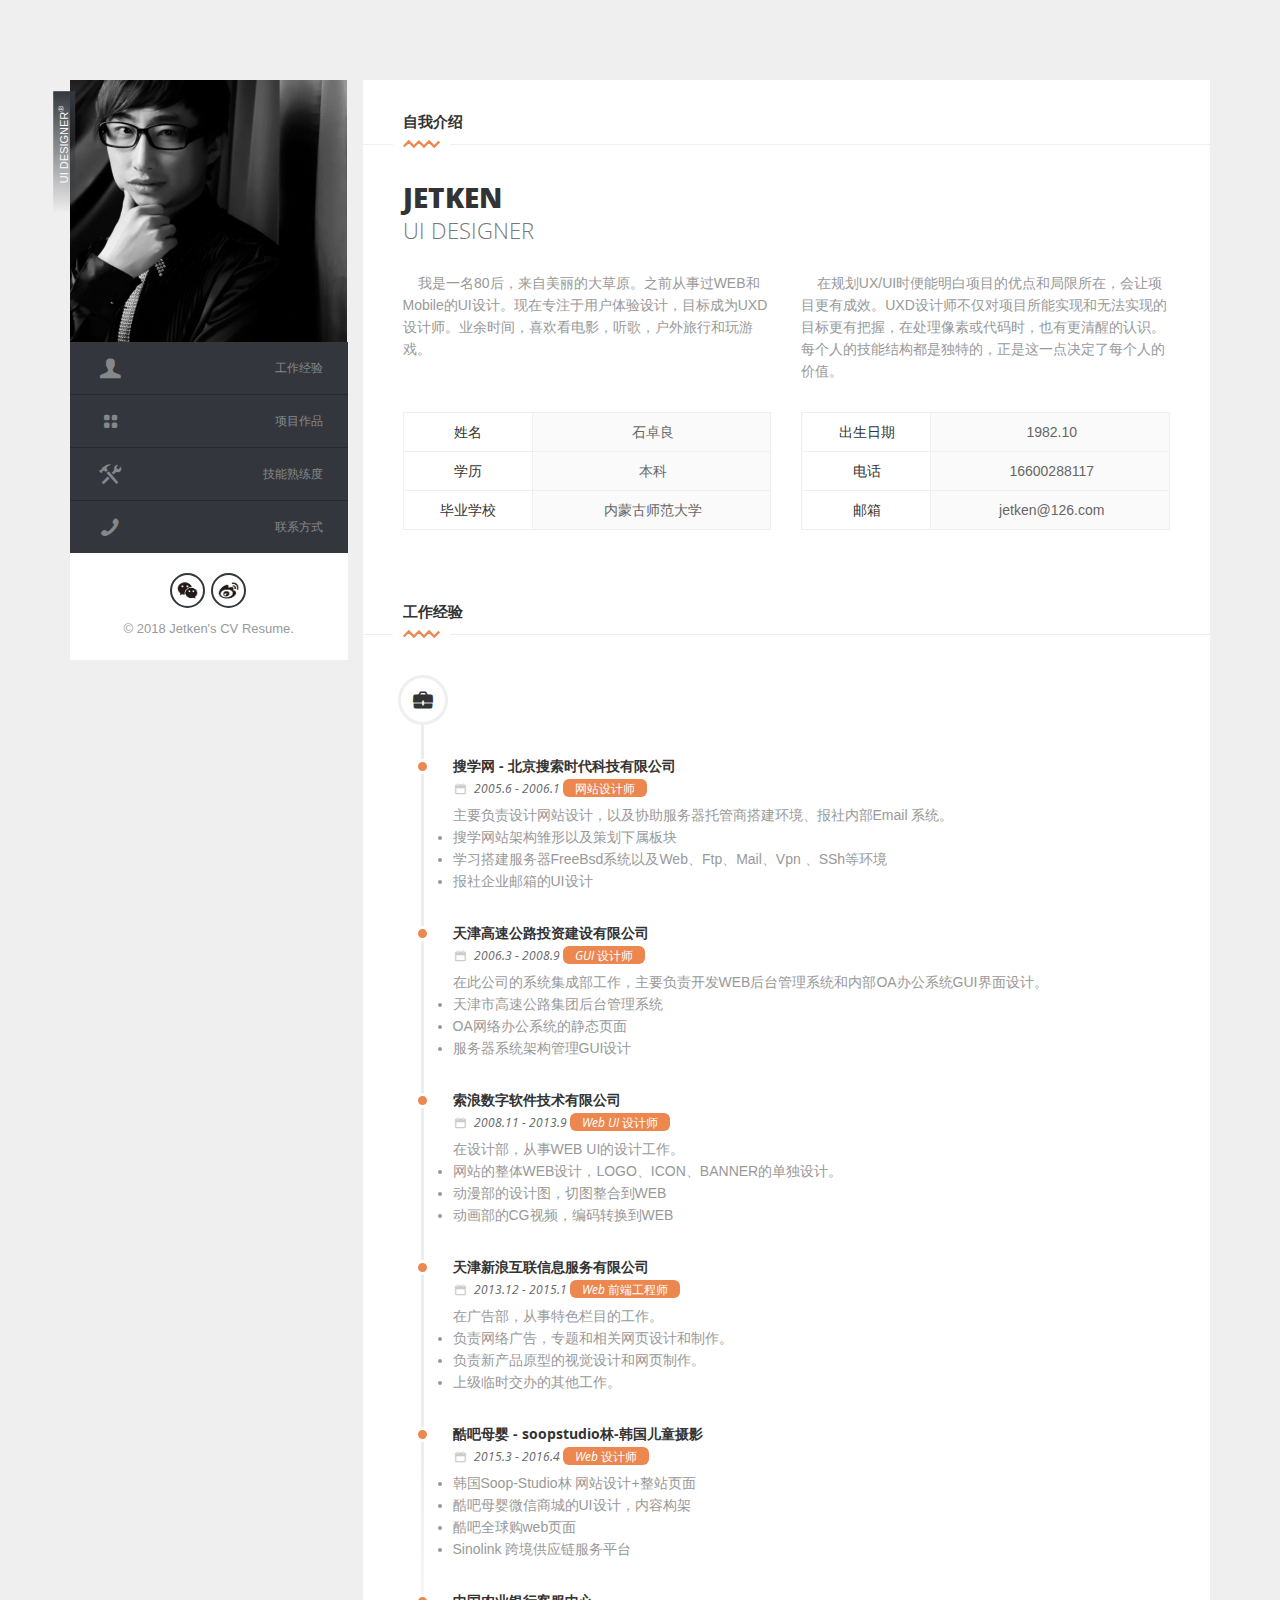
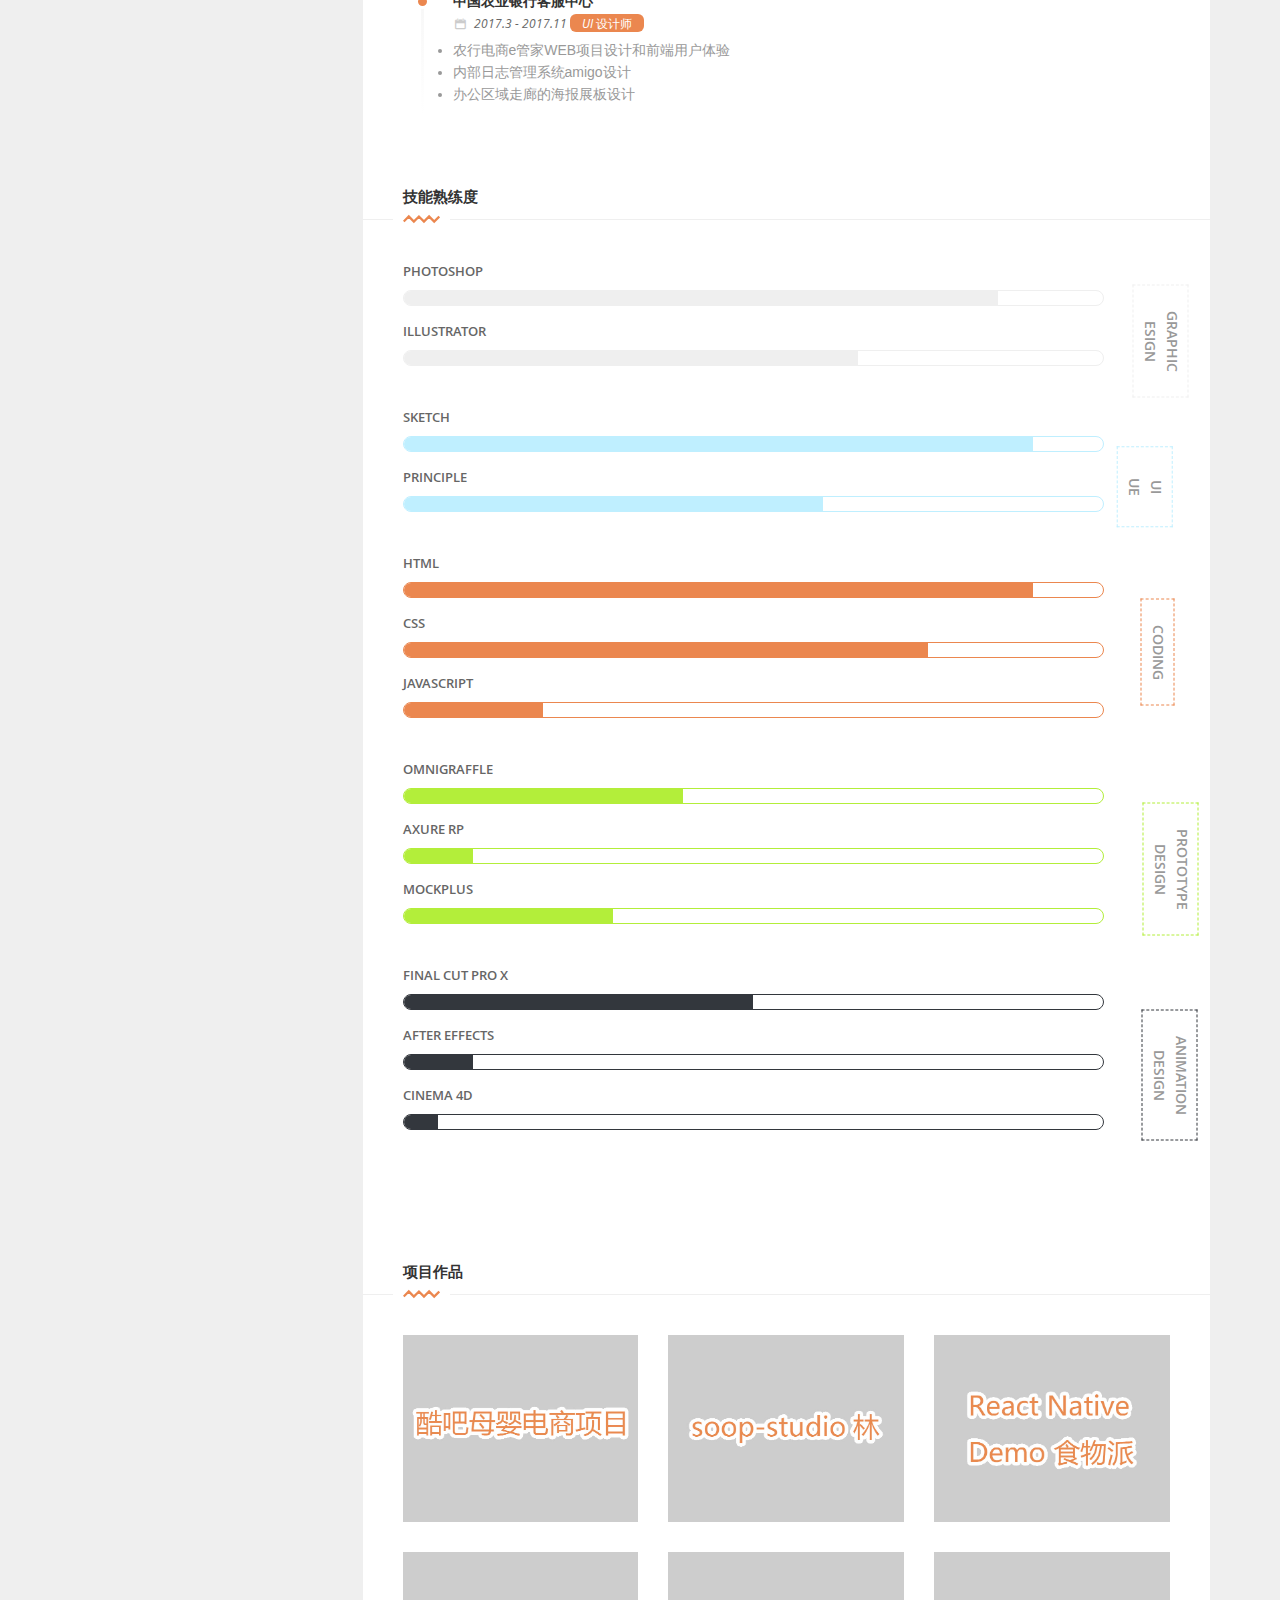
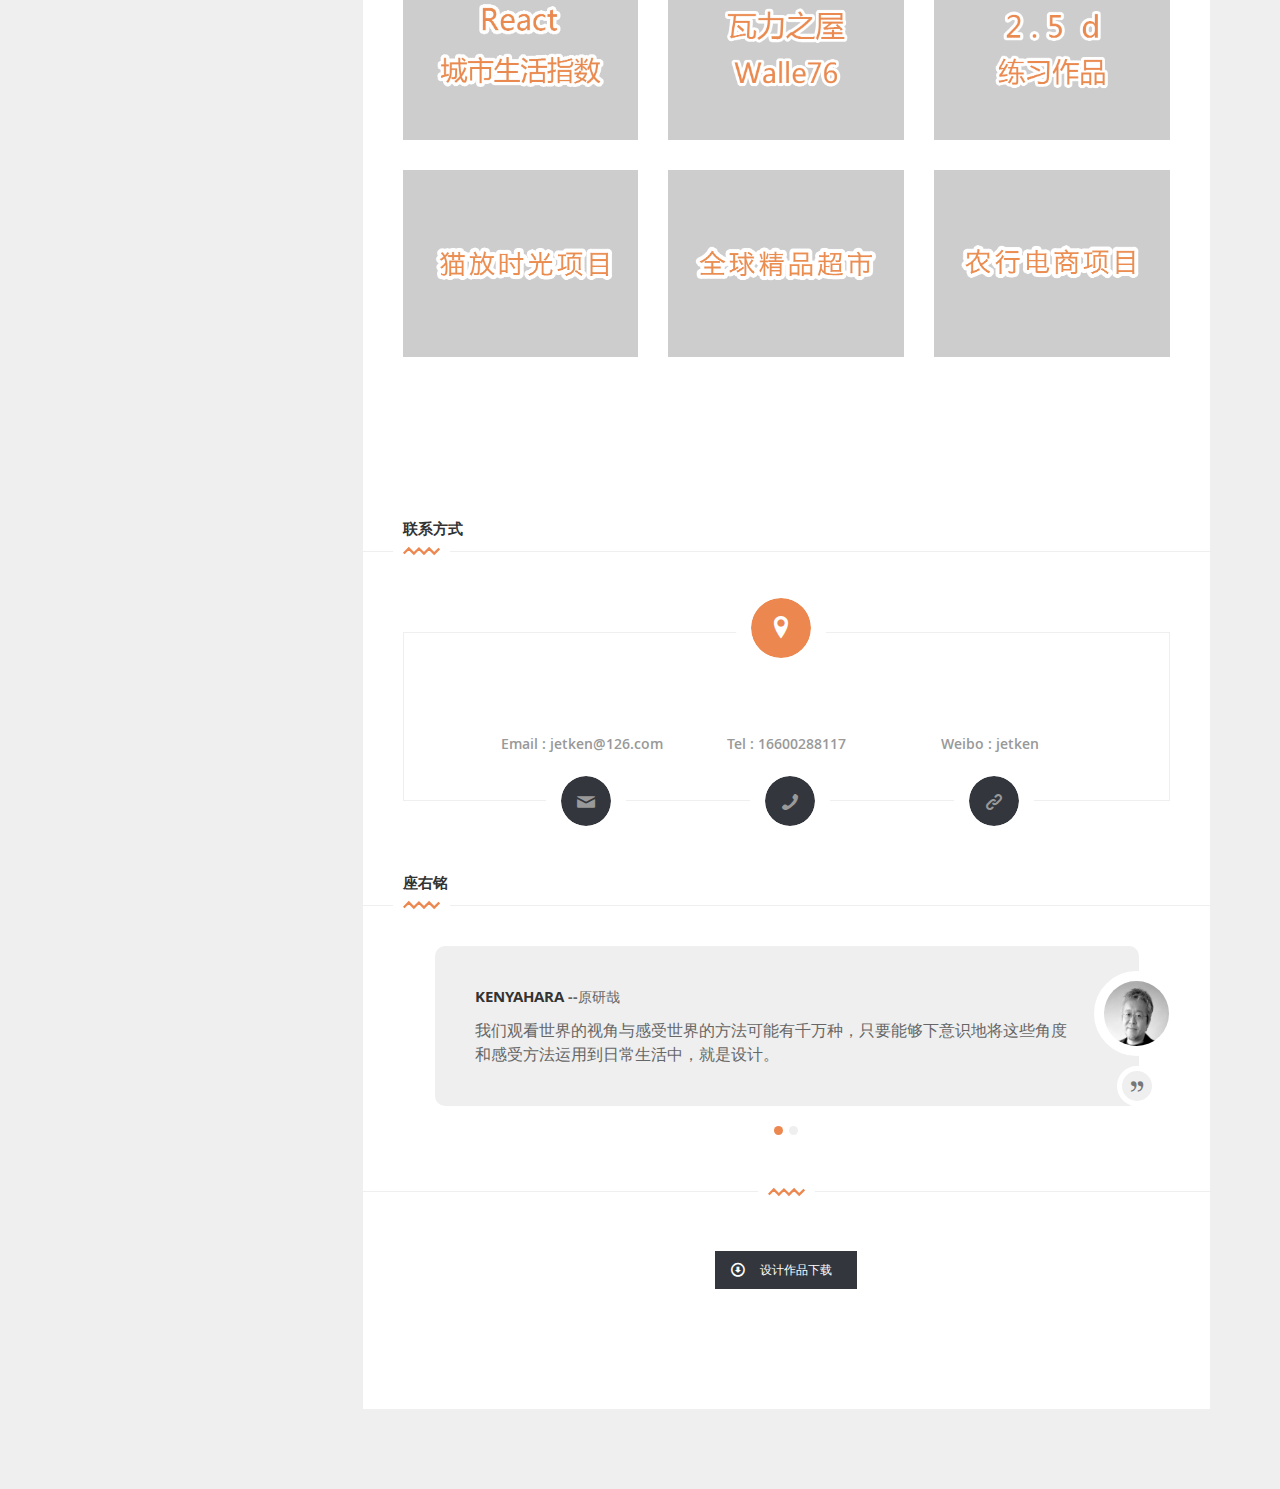
<file: ui/index.html>
<!DOCTYPE html>
<!--[if lt IE 7]>      <html class="no-js lt-ie9 lt-ie8 lt-ie7"> <![endif]-->
<!--[if IE 7]>         <html class="no-js lt-ie9 lt-ie8"> <![endif]-->
<!--[if IE 8]>         <html class="no-js lt-ie9"> <![endif]-->
<!--[if gt IE 8]><!--> 
<html class="no-js"> <!--<![endif]-->
    <head>
	<script type="text/javascript"> 
function showImg(){ 
document.getElementById("wxImg").style.display='block'; 
} 
function hideImg(){ 
document.getElementById("wxImg").style.display='none'; 
} 
</script> 
	
	 <!-- Metas -->
        <meta charset="utf-8">
        <title>JetKen简历</title>
        <meta name="description" content="">
      	<meta name="viewport" content="width=device-width, initial-scale=1">


		<!-- Css -->
        <link href="css/bootstrap.css" rel="stylesheet" type="text/css" media="all"/>
        <link href="css/owl-carousel/owl.carousel.css" rel="stylesheet"  media="all">
		<link href="css/owl-carousel/owl.theme.css" rel="stylesheet"  media="all">
		<link href="css/magnific-popup.css" type="text/css" rel="stylesheet" media="all" />
		<link href="css/font.css" rel="stylesheet" type="text/css"  media="all">
		<link href="css/fontello.css" rel="stylesheet" type="text/css"  media="all">
		<link href="css/base.css" rel="stylesheet" type="text/css" media="all"/>
		<link href="css/main.css" rel="stylesheet" type="text/css" media="all"/>

		<link rel="prefetch" href="https://www.walle76.com/wp-content/uploads/2019/02/walle76-WebVideos.mp4" />





		

    </head>
    <body>
	
	
	
	

<!-- Preloader -->
<div id="loader">
		<!-- Preloader inner -->
  <div id="loaderInner">
	<div class="spinner"></div>
  </div>
<!-- End preloader inner -->
</div>
<!-- End preloader-->


<!--Wrapper-->
<div id="wrapper" class="margLTop  margLBottom">
	
	<!--Container-->
	<div class="container">
		
		
		
		
			<div class="row ">
		
		
		
		
		<!--Left content-->
		
		<div class="col-md-3 nopr left-content">
	
	<!--Header-->
	<header id="header">
		

		
				
					
					<!--Main header-->
					<div class="main-header">
					
					<!--Profile image-->
					<figure class="img-profile">
                        <div id="wxImg" style="display:none;position:absolute;z-index: 9999;"><img src="img/weixin.jpg" alt=""></div>
						<img src="img/profile.jpg" alt=""/>

						
						<figcaption class="name-profile">
							<span>UI Designer<sup>&reg;</sup></span>
						</figcaption>
						
					</figure>
					<!--End profile image-->
					
					
				
							<!--Main navigation-->
								<nav id="main-nav" class="main-nav clearfix tabbed">

								<ul>
									<li ><a href="#about"><i class="icon-user"></i>工作经验</a></li>
									<li><a  href="#portfolio"><i class="icon-layout"></i>项目作品</a></li>
									<li><a  href="#skill"><i class="icon-tools"></i>技能熟练度</a></li>
									<li><a  href="#contact"><i class="icon-phone"></i>联系方式</a></li>
								</ul>

								</nav>
							<!--End main navigation-->
				

				
		
				</div>
				<!--End main header-->
				
				<div class="bottom-header bgWhite ofsTSmall ofsBSmall tCenter">
					<ul class="social">
					<li><a href="javascript:void(0)" onmouseout="hideImg()" onmouseover="showImg()"><img src="img/weixin.png" alt=""></a></li>
					<li><a href="http://weibo.com/207770904" target="_blank"><img src="img/weibo.png" alt=""></i></a></li>
					<!--
					<li><a href="https://jetkensmacpro.github.io/" target="_blank"><img src="img/github.png" alt=""></a></li>
					-->


				</ul>
				
				<p>&copy; 2018 Jetken's CV Resume.</p>
					
				</div>
				
				
				

		</header>
		<!--End  header-->
		
		
		</div>
		<!--End left content-->
		
		
		
			<!--Right content-->
			<div class="col-md-9 right-content">
		


						<!--About Tab-->
					<section id="about" class="bgWhite ofsInBottom">
						
						<!--About -->
						<div class="about">
						
							<!--Main title-->
							
								<div class="main-title">
									<h1><p class="sss">自我介绍</p></h1>
									<div class="divider">
											<div class="zigzag large clearfix "  data-svg-drawing="yes" >
<svg xml:space="preserve" viewBox="0 0 69.172 14.975" width="37" height="28" y="0px" x="0px" xmlns:xlink="http://www.w3.org/1999/xlink" xmlns="http://www.w3.org/2000/svg" version="1.1">
<path d="M1.357,12.26 10.807,2.81 20.328,12.332
	29.781,2.879 39.223,12.321 48.754,2.79 58.286,12.321 67.815,2.793 "  style="stroke-dasharray: 93.9851, 93.9851; stroke-dashoffset: 0;"/>
</svg>
</div>
									</div>
								</div>	
								
							<!--End main title-->
						
						
							
						
						<!--Content-->	
						<div class="content">
							
							<!--Block content-->	
							<div class="block-content margBSmall">
								
							<div class=" profile margBSmall">
                                <h1>JetKen</h1>
                                <h3>UI Designer</h3>
                            </div>

							<!--Row-->	
							<div class="row">
								<div class="col-md-6">
									<p>&nbsp&nbsp&nbsp&nbsp我是一名80后，来自美丽的大草原。之前从事过WEB和Mobile的UI设计。现在专注于用户体验设计，目标成为UXD设计师。业余时间，喜欢看电影，听歌，户外旅行和玩游戏。 </p>
								</div>
								
								
								<div class="col-md-6">
									<p>&nbsp&nbsp&nbsp&nbsp在规划UX/UI时便能明白项目的优点和局限所在，会让项目更有成效。UXD设计师不仅对项目所能实现和无法实现的目标更有把握，在处理像素或代码时，也有更清醒的认识。每个人的技能结构都是独特的，正是这一点决定了每个人的价值。</p>
								</div>
							

							</div>
							<!--End row-->	
							
							</div>
							<!--End block content-->	
							
							
							
							<!--Block content-->	
							<div class="block-content">
								
								<div class="info">
	                               
									<!--Row-->	
									<div class="row">
										<div class="col-md-6">
											
											<ul class="info-list clearfix">
												<li><span class="inf">姓名</span>  <span class="value">石卓良</span></li>
												<li><span class="inf">学历</span>  <span class="value"> 本科 </span></li>
												<li><span class="inf">毕业学校</span>  <span class="value"> 内蒙古师范大学</span></li>
											</ul>
											
										</div>


										<div class="col-md-6">
										
											<ul class="info-list">
												<li><span class="inf">出生日期</span>  <span class="value">1982.10</span></li>
												<li><span class="inf">电话</span>  <span class="value"> 16600288117</span></li>
												<li><span class="inf">邮箱</span>  <span class="value"> jetken@126.com</span></li>
											</ul>
											
										</div>


									</div>
									<!--End row-->
	
	                            </div>

                            </div>
							<!--End block content-->
							
						
						</div>
						<!--End content-->
						
						
						
						<div class="main-title">
									<h1><p class="sss">工作经验</p></h1>
										<div class="divider">
												<div class="zigzag large clearfix "  data-svg-drawing="yes" >
	<svg xml:space="preserve" viewBox="0 0 69.172 14.975" width="37" height="28" y="0px" x="0px" xmlns:xlink="http://www.w3.org/1999/xlink" xmlns="http://www.w3.org/2000/svg" version="1.1">
	<path d="M1.357,12.26 10.807,2.81 20.328,12.332
		29.781,2.879 39.223,12.321 48.754,2.79 58.286,12.321 67.815,2.793 "  style="stroke-dasharray: 93.9851, 93.9851; stroke-dashoffset: 0;"/>
	</svg>
	</div>
	</div>
								</div>	
								
							<!--End main title-->
								
								
								
								
								
								
								<!--Content-->	
								<div class="content">

									<!--Block content-->	
									<div class="block-content ">


									<!--Timeline-->
									<div class="timeline experience">


		                               	<!--Row-->	
										<div class="row ">
											
											
											<div class="col-md-12">
												
												
												<!--Experience holder-->	
												<div class="exp-holder margTop">
													
													
												<!--Experience-->
												<div class="exp">
												<div class="hgroup" >
													<h4><p class="sss">搜学网 - 北京搜索时代科技有限公司</p></h4>
													<h6><i class="icon-calendar"></i>2005.6 - 2006.1 <span class="current">网站设计师</span></h6>
												</div>
												<p>主要负责设计网站设计，以及协助服务器托管商搭建环境、报社内部Email 系统。
												<li>搜学网站架构雏形以及策划下属板块</li>
												<li>学习搭建服务器FreeBsd系统以及Web、Ftp、Mail、Vpn 、SSh等环境</li>
												<li>报社企业邮箱的UI设计</li></p>
												</div>
												<!--End experience-->
												
												
												
												<!--Experience-->
												<div class="exp">
												<div class="hgroup" >
													<h4><p class="sss">天津高速公路投资建设有限公司</p></h4>
													<h6><i class="icon-calendar"></i>2006.3 - 2008.9 <span class="current">GUI 设计师</span></h6>
												</div>
													<p>在此公司的系统集成部工作，主要负责开发WEB后台管理系统和内部OA办公系统GUI界面设计。
													<li>天津市高速公路集团后台管理系统</li>
													<li>OA网络办公系统的静态页面</li>
													<li>服务器系统架构管理GUI设计</li>
												</div>
												<!--End experience-->
												
												
												
													<!--Experience-->
													<div class="exp">
													<div class="hgroup" >
														<h4><p class="sss">索浪数字软件技术有限公司</p></h4>
														<h6><i class="icon-calendar"></i>2008.11 - 2013.9 <span class="current">Web UI 设计师</span></h6>
													</div>
													<p>在设计部，从事WEB UI的设计工作。
													<li>网站的整体WEB设计，LOGO、ICON、BANNER的单独设计。</li>
													<li>动漫部的设计图，切图整合到WEB</li>
													<li>动画部的CG视频，编码转换到WEB</li></p>
													</div>
													<!--End experience-->
												    

												    <div class="exp">
													<div class="hgroup" >
														<h4><p class="sss">天津新浪互联信息服务有限公司</p></h4>
														<h6><i class="icon-calendar"></i>2013.12 - 2015.1 <span class="current">Web 前端工程师</span></h6>
													</div>
													<p>在广告部，从事特色栏目的工作。
													<li>负责网络广告，专题和相关网页设计和制作。</li>
													<li>负责新产品原型的视觉设计和网页制作。</li>
													<li>上级临时交办的其他工作。</li></p>
													</div>


													<div class="exp">
													<div class="hgroup" >
														<h4><p class="sss">酷吧母婴 - soopstudio林-韩国儿童摄影</p></h4>
														<h6><i class="icon-calendar"></i>2015.3 - 2016.4 <span class="current">Web 设计师</span></h6>
													</div>
													<p> 
													<li>韩国Soop-Studio林 网站设计+整站页面</li>
													<li>酷吧母婴微信商城的UI设计，内容构架</li>
													<li>酷吧全球购web页面</li>
													<li>Sinolink 跨境供应链服务平台</li></p>
													</div>



													<div class="exp">
													<div class="hgroup" >
														<h4><p class="sss">中国农业银行客服中心</p></h4>
														<h6><i class="icon-calendar"></i>2017.3 - 2017.11 <span class="current">UI 设计师</span></h6>
													</div>
													<p> 
													<li>农行电商e管家WEB项目设计和前端用户体验</li>
													<li>内部日志管理系统amigo设计</li>
													<li>办公区域走廊的海报展板设计</li>
													</p>
													</div>


												
												</div>
												<!--End experience holder-->
											</div>
											
										
										</div>
										<!--End row-->

		                            </div>
									<!--End timeline-->

									</div>
									<!--End block content-->


						</div>
						<!--End content-->
						
						
						
						
						
						
							
							<!--Main title-->
							
								

							<section id="skill" class="bgWhite ofsInBottom">
								<!--Main title-->

									<div class="main-title">
										<h1><p class="sss">技能熟练度</p></h1>
										<div class="divider">
												<div class="zigzag large clearfix "  data-svg-drawing="yes" >
	<svg xml:space="preserve" viewBox="0 0 69.172 14.975" width="37" height="28" y="0px" x="0px" xmlns:xlink="http://www.w3.org/1999/xlink" xmlns="http://www.w3.org/2000/svg" version="1.1">
	<path d="M1.357,12.26 10.807,2.81 20.328,12.332
		29.781,2.879 39.223,12.321 48.754,2.79 58.286,12.321 67.815,2.793 "  style="stroke-dasharray: 93.9851, 93.9851; stroke-dashoffset: 0;"/>
	</svg>
	</div>
	
	
	</div>
										
										
										
									</div>	

								<!--End main title-->
							
							
							
							
							
							<!--Content-->	
							<div class="content">

								<!--Block content-->	
								<div class="block-content margBMedium">
									
									
								<!--Skill design-->
								<div class=" skill des">
									
									
	                               	<!--Row-->	
									<div class="row ">
										
										<div class="vc">
										
										<div class="col-md-11">
											
											<ul class="skills-list clearfix">
											<li>
												<h4>Photoshop</h4>
												<div class="progress">
												<div class="percentage">
												85%
												</div>
												</div>
											</li>
											<li>
												<h4>Illustrator</h4>
													<div class="progress">
													<div class="percentage">
													65%
													</div>
													</div>
											</li>
			
										</ul>
											
										</div>
										
										
										<div class="col-md-1">
											<div class="title des">
												<span>Graphic esign</span>
											</div>
										</div>
										
										</div>
										
									</div>
									<!--End row-->
	
	                            </div>
								<!--End skill design-->

								</div>
								<!--End block content-->	





								<!--Block content-->	
								<div class="block-content margBMedium">
									
									
								<!--Skill design-->
								<div class=" skill ide">
									
									
	                               	<!--Row-->	
									<div class="row ">
										
										<div class="vc">
										
										<div class="col-md-11">
											
											<ul class="skills-list clearfix">
											
											<li>
												<h4>Sketch</h4>
													<div class="progress">
													<div class="percentage">
													90%
													</div>
													</div>
											</li>
											<li>
												<h4>Principle</h4>
													<div class="progress">
													<div class="percentage">
													60%
													</div>
													</div>
											</li>
									

										</ul>
											
										</div>
										
										
										<div class="col-md-1">
											<div class="title ide">
												<span>UI UE</span>
											</div>
										</div>
										
										</div>
										
									</div>
									<!--End row-->
	
	                            </div>
								<!--End skill design-->

								</div>
								<!--End block content-->
								
								
								
									<!--Block content-->	
									<div class="block-content margBMedium">


									<!--Skill design-->
									<div class=" skill dev">


		                               	<!--Row-->	
										<div class="row">
											
											<div class="vc">

											<div class="col-md-11">

												<ul class="skills-list clearfix">
												<li>
													<h4>Html</h4>
													<div class="progress">
													<div class="percentage">
													90%
													</div>
													</div>
												</li>
												<li>
													<h4>Css</h4>
														<div class="progress">
														<div class="percentage">
														75%
														</div>
														</div>
												</li>
												

												<li>
													<h4>Javascript</h4>
														<div class="progress">
														<div class="percentage">
														20%
														</div>
														</div>
												</li>


											</ul>

											</div>


											<div class="col-md-1">
												<div class="title dev">
													<span>Coding </span>
												</div>
											</div>
											
											</div>

										</div>
										<!--End row-->

		                            </div>
									<!--End skill design-->

									</div>
									<!--End block content-->




									<!--Block content-->	
									<div class="block-content margBMedium">


									<!--Skill design-->
									<div class=" skill fra">


		                               	<!--Row-->	
										<div class="row">
											
											<div class="vc">

											<div class="col-md-11">

												<ul class="skills-list clearfix">
												<li>
													<h4>OmniGraffle</h4>
													<div class="progress">
													<div class="percentage">
													40%
													</div>
													</div>
												</li>
												<li>
													<h4>Axure RP</h4>
														<div class="progress">
														<div class="percentage">
														10%
														</div>
														</div>
												</li>
												<li>
													<h4>Mockplus</h4>
														<div class="progress">
														<div class="percentage">
														30%
														</div>
														</div>
												</li>

												




											</ul>

											</div>


											<div class="col-md-1">
												<div class="title fra">
													<span>Prototype Design</span>
												</div>
											</div>
											
											</div>

										</div>
										<!--End row-->

		                            </div>
									<!--End skill design-->

									</div>
									<!--End block content-->




										<!--Block content-->	
										<div class="block-content">


										<!--Skill design-->
										<div class=" skill prs">


			                               	<!--Row-->	
											<div class="row ">
												
												<div class="vc">

												<div class="col-md-11">

													<ul class="skills-list clearfix">
													<li>
														<h4>Final Cut Pro X</h4>
														<div class="progress">
														<div class="percentage">
														50%
														</div>
														</div>
													</li>
													<li>
														<h4>After Effects</h4>
															<div class="progress">
															<div class="percentage">
															10%
															</div>
															</div>
													</li>
													<li>
														<h4>CINEMA 4D</h4>
															<div class="progress">
															<div class="percentage">
															5%
															</div>
															</div>
													</li>
													
													

												</ul>

												</div>


												<div class="col-md-1">
													<div class="title prs">
														<span>Animation Design</span>
													</div>
												</div>
												
												
												</div>
											</div>
											<!--End row-->

			                            </div>
										<!--End skill design-->

										</div>
										<!--End block content-->
									


							
							</div>
							<!--End content-->
							
							</section>
							
							
							
							<!--Main title-->
							
								
							<!--End content-->
							
							
							<!--Main title-->
							
								
						
						<!--Portfolio Tab-->
							<section id="portfolio" class="bgWhite ofsInBottom">

								<!--Portfolio -->
								<div class="portfolio">

									<!--Main title-->

										<div class="main-title">
											<h1><p class="sss">项目作品</p></h1>
												<div class="divider">
														<div class="zigzag large clearfix "  data-svg-drawing="yes" >
			<svg xml:space="preserve" viewBox="0 0 69.172 14.975" width="37" height="28" y="0px" x="0px" xmlns:xlink="http://www.w3.org/1999/xlink" xmlns="http://www.w3.org/2000/svg" version="1.1">
			<path d="M1.357,12.26 10.807,2.81 20.328,12.332
				29.781,2.879 39.223,12.321 48.754,2.79 58.286,12.321 67.815,2.793 "  style="stroke-dasharray: 93.9851, 93.9851; stroke-dashoffset: 0;"/>
			</svg>
			</div>
			</div>
										</div>	

									<!--End main title-->




								<!--Content-->	
								<div class="content">

									<!--Block content-->	
									<div class="block-content ">

									<!--Works-->
									<div class="works">
										
										
	
									
									<!--Row-->	
									<div class="row">
										
										<ul class="work">
										
										
										<li class="col-md-4 ">
											
											<!--Item-->	
											<div class="item web">
											<a  href="project_single1.html" target="_blank">
												<div class="desc">
												<h3 class="proj-desc">点击进入
												<span class="zigzag work clearfix "  data-svg-drawing="yes" >
	<svg xml:space="preserve" viewBox="0 0 69.172 14.975" width="25" height="10" y="0px" x="0px" xmlns:xlink="http://www.w3.org/1999/xlink" xmlns="http://www.w3.org/2000/svg" version="1.1">
	<path d="M1.357,12.26 10.807,2.81 20.328,12.332
		29.781,2.879 39.223,12.321 48.754,2.79 58.286,12.321 67.815,2.793 "  style="stroke-dasharray: 93.9851, 93.9851; stroke-dashoffset: 0;"/>
	</svg>
</span>

												
												 <span>为了保证图片分辨率，请您耐心等待。</span></h3>
												</div>
												
												<img alt="" src="img/portfolio/1.jpg">
											</a>

										</div>
										<!--End item-->	
										
										</li>
										
									
										
										<li class="col-md-4" >

											<!--Item-->	
											<div class="item web">
											<a  href="project_single2.html" target="_blank">
												<div class="desc">
												<h3 class="proj-desc">点击进入
												<span class="zigzag work clearfix "  data-svg-drawing="yes" >
	<svg xml:space="preserve" viewBox="0 0 69.172 14.975" width="25" height="10" y="0px" x="0px" xmlns:xlink="http://www.w3.org/1999/xlink" xmlns="http://www.w3.org/2000/svg" version="1.1">
	<path d="M1.357,12.26 10.807,2.81 20.328,12.332
		29.781,2.879 39.223,12.321 48.754,2.79 58.286,12.321 67.815,2.793 "  style="stroke-dasharray: 93.9851, 93.9851; stroke-dashoffset: 0;"/>
	</svg>
</span>

												
												 <span>为了保证图片分辨率，请您耐心等待。</span></h3>
												</div>

												<img alt="" src="img/portfolio/2.jpg">
											</a>

										</div>
										<!--End item-->	

										</li>
										
										
										<li class="col-md-4" >

											<!--Item-->	
											<div class="item graphic">
											<a  href="project_single3.html" target="_blank">
												<div class="desc">
												<h3 class="proj-desc">点击进入 
	<span class="zigzag work clearfix "  data-svg-drawing="yes" >
	<svg xml:space="preserve" viewBox="0 0 69.172 14.975" width="25" height="10" y="0px" x="0px" xmlns:xlink="http://www.w3.org/1999/xlink" xmlns="http://www.w3.org/2000/svg" version="1.1">
	<path d="M1.357,12.26 10.807,2.81 20.328,12.332
		29.781,2.879 39.223,12.321 48.754,2.79 58.286,12.321 67.815,2.793 "  style="stroke-dasharray: 93.9851, 93.9851; stroke-dashoffset: 0;"/>
	</svg>
</span>
												<span>为了保证图片分辨率，请您耐心等待。</span></h3>
												</div>

												<img alt="" src="img/portfolio/3.jpg">
												
											</a>

										</div>
										<!--End item-->	

										</li>
										


										
										
										<li class="col-md-4">

											<!--Item-->	
											<div class="item web">
											<a  href="project_single4.html" target="_blank">
												<div class="desc">
												<h3 class="proj-desc">点击进入
												<span class="zigzag work clearfix "  data-svg-drawing="yes" >
	<svg xml:space="preserve" viewBox="0 0 69.172 14.975" width="25" height="10" y="0px" x="0px" xmlns:xlink="http://www.w3.org/1999/xlink" xmlns="http://www.w3.org/2000/svg" version="1.1">
	<path d="M1.357,12.26 10.807,2.81 20.328,12.332
		29.781,2.879 39.223,12.321 48.754,2.79 58.286,12.321 67.815,2.793 "  style="stroke-dasharray: 93.9851, 93.9851; stroke-dashoffset: 0;"/>
	</svg>
</span>

												
												 <span>为了保证图片分辨率，请您耐心等待。</span></h3>
												</div>

												<img alt="" src="img/portfolio/4.jpg">
											</a>

										</div>
										<!--End item-->	

										</li>


										
										<li class="col-md-4">

											<!--Item-->	
											<div class="item graphic">
											<a  href="project_single5.html" target="_blank">
												<div class="desc">
												<h3 class="proj-desc">点击进入
												<span class="zigzag work clearfix "  data-svg-drawing="yes" >
	<svg xml:space="preserve" viewBox="0 0 69.172 14.975" width="25" height="10" y="0px" x="0px" xmlns:xlink="http://www.w3.org/1999/xlink" xmlns="http://www.w3.org/2000/svg" version="1.1">
	<path d="M1.357,12.26 10.807,2.81 20.328,12.332
		29.781,2.879 39.223,12.321 48.754,2.79 58.286,12.321 67.815,2.793 "  style="stroke-dasharray: 93.9851, 93.9851; stroke-dashoffset: 0;"/>
	</svg>
</span>

												
												 <span>为了保证图片分辨率，请您耐心等待。</span></h3>
												</div>

												<img alt="" src="img/portfolio/5.jpg">
											</a>

										</div>
										<!--End item-->	

										</li>


										<li class="col-md-4">

											<!--Item-->	
											<div class="item web">
											<a  href="project_single6.html" target="_blank">
												<div class="desc">
												<h3 class="proj-desc">点击进入
												
												<span class="zigzag work clearfix "  data-svg-drawing="yes" >
	<svg xml:space="preserve" viewBox="0 0 69.172 14.975" width="25" height="10" y="0px" x="0px" xmlns:xlink="http://www.w3.org/1999/xlink" xmlns="http://www.w3.org/2000/svg" version="1.1">
	<path d="M1.357,12.26 10.807,2.81 20.328,12.332
		29.781,2.879 39.223,12.321 48.754,2.79 58.286,12.321 67.815,2.793 "  style="stroke-dasharray: 93.9851, 93.9851; stroke-dashoffset: 0;"/>
	</svg>
</span>

												
												 <span>为了保证图片分辨率，请您耐心等待。</span></h3>
												</div>

												<img alt="" src="img/portfolio/6.jpg">
											</a>

										</div>
										<!--End item-->	

										</li>



										<li class="col-md-4">

											<!--Item-->	
											<div class="item web">
											<a  href="project_single7.html" target="_blank">
												<div class="desc">
												<h3 class="proj-desc">点击进入
												
												<span class="zigzag work clearfix "  data-svg-drawing="yes" >
	<svg xml:space="preserve" viewBox="0 0 69.172 14.975" width="25" height="10" y="0px" x="0px" xmlns:xlink="http://www.w3.org/1999/xlink" xmlns="http://www.w3.org/2000/svg" version="1.1">
	<path d="M1.357,12.26 10.807,2.81 20.328,12.332
		29.781,2.879 39.223,12.321 48.754,2.79 58.286,12.321 67.815,2.793 "  style="stroke-dasharray: 93.9851, 93.9851; stroke-dashoffset: 0;"/>
	</svg>
</span>

												
												 <span>为了保证图片分辨率，请您耐心等待。</span></h3>
												</div>

												<img alt="" src="img/portfolio/7.jpg">
											</a>

										</div>
										<!--End item-->	

										</li>



										<li class="col-md-4">

											<!--Item-->	
											<div class="item web">
											<a  href="project_single8.html" target="_blank">
												<div class="desc">
												<h3 class="proj-desc">点击进入
												
												<span class="zigzag work clearfix "  data-svg-drawing="yes" >
	<svg xml:space="preserve" viewBox="0 0 69.172 14.975" width="25" height="10" y="0px" x="0px" xmlns:xlink="http://www.w3.org/1999/xlink" xmlns="http://www.w3.org/2000/svg" version="1.1">
	<path d="M1.357,12.26 10.807,2.81 20.328,12.332
		29.781,2.879 39.223,12.321 48.754,2.79 58.286,12.321 67.815,2.793 "  style="stroke-dasharray: 93.9851, 93.9851; stroke-dashoffset: 0;"/>
	</svg>
</span>

												
												 <span>为了保证图片分辨率，请您耐心等待。</span></h3>
												</div>

												<img alt="" src="img/portfolio/8.jpg">
											</a>

										</div>
										<!--End item-->	

										</li>
										

										<li class="col-md-4">

											<!--Item-->	
											<div class="item web">
											<a  href="project_single9.html" target="_blank">
												<div class="desc">
												<h3 class="proj-desc">点击进入
												
												<span class="zigzag work clearfix "  data-svg-drawing="yes" >
	<svg xml:space="preserve" viewBox="0 0 69.172 14.975" width="25" height="10" y="0px" x="0px" xmlns:xlink="http://www.w3.org/1999/xlink" xmlns="http://www.w3.org/2000/svg" version="1.1">
	<path d="M1.357,12.26 10.807,2.81 20.328,12.332
		29.781,2.879 39.223,12.321 48.754,2.79 58.286,12.321 67.815,2.793 "  style="stroke-dasharray: 93.9851, 93.9851; stroke-dashoffset: 0;"/>
	</svg>
</span>

												
												 <span>为了保证图片分辨率，请您耐心等待。</span></h3>
												</div>

												<img alt="" src="img/portfolio/9.jpg">
											</a>

										</div>
										<!--End item-->	

										</li>
	
										
										
										</ul>
										
										</div>
										<!--End row-->


		                            </div>
									<!--End works-->
									
									<div class="clearfix"></div>

									</div>
									<!--End block content-->
									
									
									
									</div>
									<!--End content-->
									
	
						
										</div>
										<!--End portfolio-->

									</section>
										<!--End portfolio tab-->
						
						
			



											<!--Contact Tab-->
										<section id="contact" class="bgWhite ofsInBottom">

											

											
												<!--Main title-->

													<div class="main-title">
														<h1><p class="sss">联系方式</p></h1>
															<div class="divider">
																	<div class="zigzag large clearfix "  data-svg-drawing="yes" >
						<svg xml:space="preserve" viewBox="0 0 69.172 14.975" width="37" height="28" y="0px" x="0px" xmlns:xlink="http://www.w3.org/1999/xlink" xmlns="http://www.w3.org/2000/svg" version="1.1">
						<path d="M1.357,12.26 10.807,2.81 20.328,12.332
							29.781,2.879 39.223,12.321 48.754,2.79 58.286,12.321 67.815,2.793 "  style="stroke-dasharray: 93.9851, 93.9851; stroke-dashoffset: 0;"/>
						</svg>
						</div>
						</div>
													</div>	

												<!--End main title-->
												
												
												
												
										<!--Content-->	
										<div class="content">

											<!--Block content-->	
											<div class="block-content ">

											<!--Info-->
											<div class="block-info">
												
												<!--Row-->
												<div class="row">

												<div class="col-md-12">

													<div class="info-holder   margTMedium">

													<!--Address info-->	
													<div class="address-info">
													<i class="icon-location"></i>
													<p></p>
													<!--<p>天津市西青区南站圈 <br>摩卡假日</p>-->
													</div>
													<!--End address info-->


													<!--Contact info-->
													<div class="contact-info tCenter">
													<ul>
														<li><div class="ico"><a href="mailto:jetken@126.com"><i class="icon-mail"></i></a></div>
														<p>Email : jetken@126.com </p></li>
														<li><div class="ico"><a href="tel:16600288117"><i class="icon-phone"></i></a></div>
														<p>Tel : 16600288117</p></li>
														<li><div class="ico"><a href="https://weibo.com/207770904"><i class="icon-link"></i></a></div>
															<p>Weibo : <a href="https://weibo.com/207770904">jetken</a></p></li>
													</ul>
													</div>
													<!--End contact info-->	

													</div>

												</div>
												
												</div>
												<!--End row-->

			                            </div>
										<!--End info-->

										</div>
										<!--End block content-->



										</div>
										<!--End content-->
										
										
										
										
										
				
				
										<!--Main title-->

											<div class="main-title">
												<h1><p class="sss">座右铭</p></h1>
													<div class="divider">
															<div class="zigzag large clearfix "  data-svg-drawing="yes" >
				<svg xml:space="preserve" viewBox="0 0 69.172 14.975" width="37" height="28" y="0px" x="0px" xmlns:xlink="http://www.w3.org/1999/xlink" xmlns="http://www.w3.org/2000/svg" version="1.1">
				<path d="M1.357,12.26 10.807,2.81 20.328,12.332
					29.781,2.879 39.223,12.321 48.754,2.79 58.286,12.321 67.815,2.793 "  style="stroke-dasharray: 93.9851, 93.9851; stroke-dashoffset: 0;"/>
				</svg>
				</div>
				</div>
											</div>	

										<!--End main title-->



										<!--Content-->	
								<div class="content">

									<!--Block content-->	
									<div class="block-content ">


									<!--Testimonilas-->
									<div class="testimonials">


		                               	<!--Row-->	
										<div class="row ">
											
										<div class="col-md-12">
											
											<!--Slider-->
											<div class="testi clearfix ">


												<ul id="testimonial-carousel">

												<li>
													<div class="block-quote">
													<div class="block-img"><img alt="" src="img/testimonial/2.jpg"></div>
													<div class="block-icon"><i class="icon-quote"></i></div>
													<h3 class="block-profile">Kenyahara<span> --原研哉</span></h3>
													<blockquote>我们观看世界的视角与感受世界的方法可能有千万种，只要能够下意识地将这些角度和感受方法运用到日常生活中，就是设计。</blockquote>
													
													</div>
												</li>
												
												<li>
													
													<div class="block-quote">
													<div class="block-img"><img alt="" src="img/testimonial/1.jpg"></div>
													<div class="block-icon"><i class="icon-quote"></i></div>
													<h3 class="block-profile">   <span> Steve Jobs</span>   --史蒂夫·乔布斯</h3>
													<blockquote>专注和简单一直是我的秘诀之一。简单可能比复杂更难做到：你必须努力理清思路，从而使其变得简单。但最终这是值得的，因为一旦你做到了，便可以创造奇迹。</blockquote>
													
													</div>
												 </li>
							
												</ul>	

													</div>
											<!--End  slider-->
											
											
										</div>
										
										
											</div>
											<!--End row-->


			                            </div>
										<!--End testimonials-->

										</div>
										<!--End block content-->


							</div>
							<!--End content-->




								





										<!--Button-->
										<div class="button ofsInTop tCenter">

												<div class="divider">
														<div class="zigzag large clearfix "  data-svg-drawing="yes" >
			<svg xml:space="preserve" viewBox="0 0 69.172 14.975" width="37" height="28" y="0px" x="0px" xmlns:xlink="http://www.w3.org/1999/xlink" xmlns="http://www.w3.org/2000/svg" version="1.1">
			<path d="M1.357,12.26 10.807,2.81 20.328,12.332
				29.781,2.879 39.223,12.321 48.754,2.79 58.286,12.321 67.815,2.793 "  style="stroke-dasharray: 93.9851, 93.9851; stroke-dashoffset: 0;"/>
			</svg>
			</div>
			</div>


			                               	<!--Row-->	
											<div class="row ">


												<div class="col-md-12">
													<a class="but opc-1 ico" href="https://www.icloud.com/#iclouddrive/0MDjB9r-MLzeGbKHKMw_Pq-Lg" target="_blank">设计作品下载</a>
													<!-- <a class="but opc-2 ico" href="https://www.icloud.com/#iclouddrive/0MDjB9r-MLzeGbKHKMw_Pq-Lg">test</a> -->

												</div>



												</div>
												<!--End row-->


				                            </div>
											<!--End button-->




											</div>
											<!--End contact-->

										</section>
											<!--End contact tab-->
													

		</div>
		<!--End right content-->
		
		
			</div>
			<!--End  row-->
		
		
		</div>
		<!--End  container-->
		
	


</div>
<!--End wrapper-->

				
	
<!--Javascript-->	
<script src="js/jquery-1.11.3.min.js" type="text/javascript"></script>
<script src="js/jquery-migrate-1.2.1.js" type="text/javascript"></script>			
<script src="js/owl.carousel.js" type="text/javascript"></script>
<script src="js/jquery.magnific-popup.js" type="text/javascript"></script>
<script src="js/jquery.easytabs.min.js" type="text/javascript"></script>
<script src="js/jquery.easing.1.3.js" type="text/javascript"></script>
<script src="js/modernizr.js" type="text/javascript"></script>
<script src="js/placeholders.min.js" type="text/javascript"></script>
<script src="js/script.js" type="text/javascript"></script>



    </body>
</html>
</file>
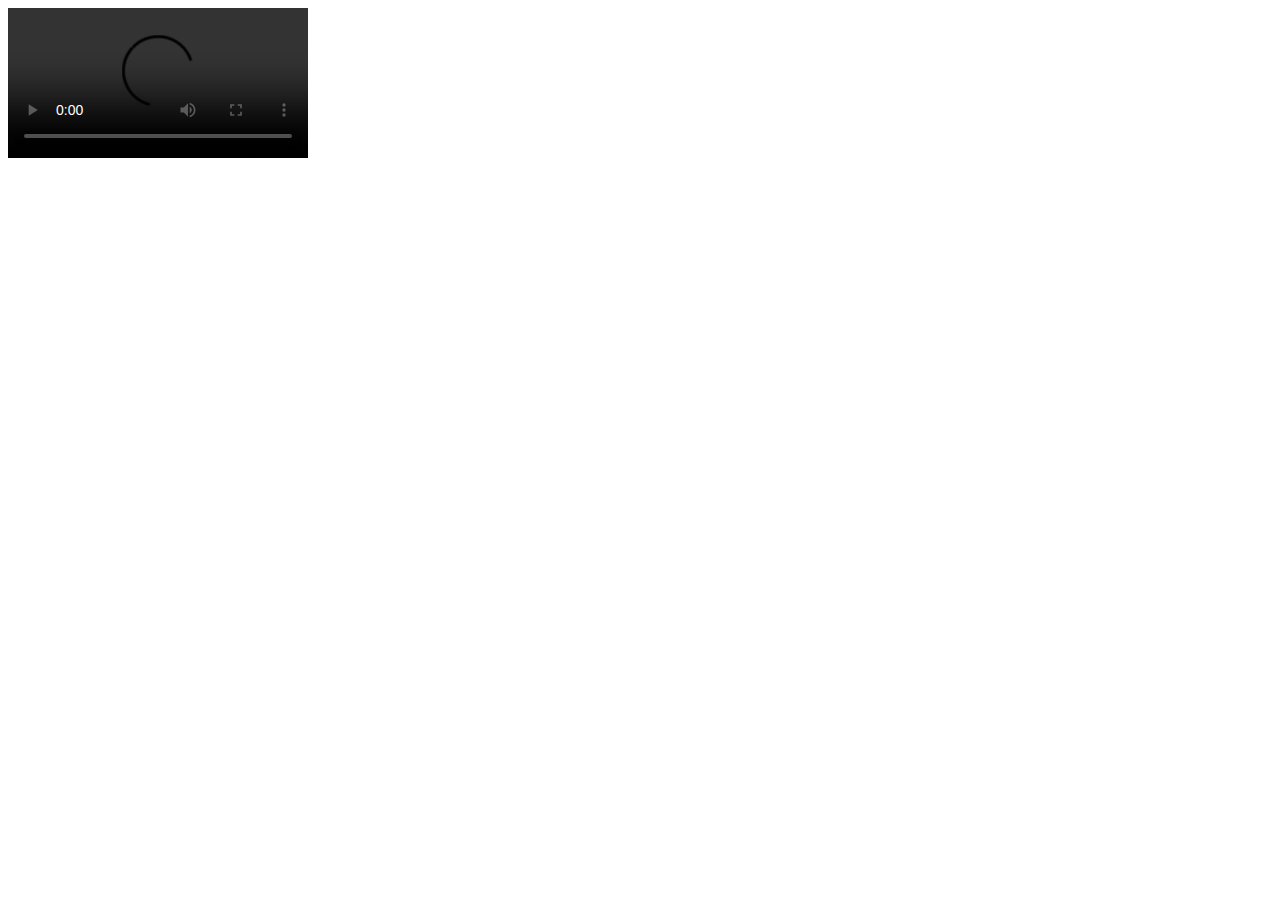
<file: ui/test.html>
<!DOCTYPE html>
<html>
<head>
	<title>Walle76 Video</title>

<meta name="viewport" content="width=device-width, initial-scale=1, maximum-scale=1, user-scalable=no">

</head>
<body>
	<div class="">
		<video controls="controls" preload="auto">
   			 <source src="https://www.walle76.com/wp-content/uploads/2019/02/walle76-WebVideos.mp4" type="video/mp4">
		</video>
	</div>
</body>
</html>
</file>
<file: ui/css/font.css>
@font-face {
    font-family: 'open_sansbold';
    src: url('../font/OpenSans-Bold-webfont.eot');
    src: url('../font/OpenSans-Bold-webfont.eot?#iefix') format('embedded-opentype'),
         url('../font/OpenSans-Bold-webfont.woff') format('woff'),
         url('../font/OpenSans-Bold-webfont.ttf') format('truetype'),
         url('../OpenSans-Bold-webfont.svg#open_sansbold') format('svg');
    font-weight: normal;
    font-style: normal;

}

@font-face {
    font-family: 'open_sansbold_italic';
    src: url('../font/OpenSans-BoldItalic-webfont.eot');
    src: url('../font/OpenSans-BoldItalic-webfont.eot?#iefix') format('embedded-opentype'),
         url('../font/OpenSans-BoldItalic-webfont.woff') format('woff'),
         url('../font/OpenSans-BoldItalic-webfont.ttf') format('truetype'),
         url('../font/OpenSans-BoldItalic-webfont.svg#open_sansbold_italic') format('svg');
    font-weight: normal;
    font-style: normal;

}


@font-face {
    font-family: 'open_sansextrabold';
    src: url('../font/OpenSans-ExtraBold-webfont.eot');
    src: url('../font/OpenSans-ExtraBold-webfont.eot?#iefix') format('embedded-opentype'),
         url('../font/OpenSans-ExtraBold-webfont.woff') format('woff'),
         url('../font/OpenSans-ExtraBold-webfont.ttf') format('truetype'),
         url('../font/OpenSans-ExtraBold-webfont.svg#open_sansextrabold') format('svg');
    font-weight: normal;
    font-style: normal;

}


@font-face {
    font-family: 'open_sansextrabold_italic';
    src: url('../font/OpenSans-ExtraBoldItalic-webfont.eot');
    src: url('../font/OpenSans-ExtraBoldItalic-webfont.eot?#iefix') format('embedded-opentype'),
         url('../font/OpenSans-ExtraBoldItalic-webfont.woff') format('woff'),
         url('../font/OpenSans-ExtraBoldItalic-webfont.ttf') format('truetype'),
         url('../font/OpenSans-ExtraBoldItalic-webfont.svg#open_sansextrabold_italic') format('svg');
    font-weight: normal;
    font-style: normal;

}


@font-face {
    font-family: 'open_sansitalic';
    src: url('../font/OpenSans-Italic-webfont.eot');
    src: url('../font/OpenSans-Italic-webfont.eot?#iefix') format('embedded-opentype'),
         url('../font/OpenSans-Italic-webfont.woff') format('woff'),
         url('../font/OpenSans-Italic-webfont.ttf') format('truetype'),
         url('../font/OpenSans-Italic-webfont.svg#open_sansitalic') format('svg');
    font-weight: normal;
    font-style: normal;

}


@font-face {
    font-family: 'open_sanslight';
    src: url('../font/OpenSans-Light-webfont.eot');
    src: url('../font/OpenSans-Light-webfont.eot?#iefix') format('embedded-opentype'),
         url('../font/OpenSans-Light-webfont.woff') format('woff'),
         url('../font/OpenSans-Light-webfont.ttf') format('truetype'),
         url('../font/OpenSans-Light-webfont.svg#open_sanslight') format('svg');
    font-weight: normal;
    font-style: normal;

}



@font-face {
    font-family: 'open_sanslight_italic';
    src: url('../font/OpenSans-LightItalic-webfont.eot');
    src: url('../font/OpenSans-LightItalic-webfont.eot?#iefix') format('embedded-opentype'),
         url('../font/OpenSans-LightItalic-webfont.woff') format('woff'),
         url('../font/OpenSans-LightItalic-webfont.ttf') format('truetype'),
         url('../font/OpenSans-LightItalic-webfont.svg#open_sanslight_italic') format('svg');
    font-weight: normal;
    font-style: normal;

}

@font-face {
    font-family: 'open_sansregular';
    src: url('../font/OpenSans-Regular-webfont.eot');
    src: url('../font/OpenSans-Regular-webfont.eot?#iefix') format('embedded-opentype'),
         url('../font/OpenSans-Regular-webfont.woff') format('woff'),
         url('../font/OpenSans-Regular-webfont.ttf') format('truetype'),
         url('../font/OpenSans-Regular-webfont.svg#open_sansregular') format('svg');
    font-weight: normal;
    font-style: normal;

}


@font-face {
    font-family: 'open_sanssemibold';
    src: url('../font/OpenSans-Semibold-webfont.eot');
    src: url('../font/OpenSans-Semibold-webfont.eot?#iefix') format('embedded-opentype'),
         url('../font/OpenSans-Semibold-webfont.woff') format('woff'),
         url('../font/OpenSans-Semibold-webfont.ttf') format('truetype'),
         url('../font/OpenSans-Semibold-webfont.svg#open_sanssemibold') format('svg');
    font-weight: normal;
    font-style: normal;

}

@font-face {
    font-family: 'open_sanssemibold_italic';
    src: url('../font/OpenSans-SemiboldItalic-webfont.eot');
    src: url('../font/OpenSans-SemiboldItalic-webfont.eot?#iefix') format('embedded-opentype'),
         url('../font/OpenSans-SemiboldItalic-webfont.woff') format('woff'),
         url('../font/OpenSans-SemiboldItalic-webfont.ttf') format('truetype'),
         url('../font/OpenSans-SemiboldItalic-webfont.svg#open_sanssemibold_italic') format('svg');
    font-weight: normal;
    font-style: normal;

}
</file>
<file: ui/css/fontello.css>
@font-face {
  font-family: 'fontello';
  src: url('../font/fontello.eot?92040386');
  src: url('../font/fontello.eot?92040386#iefix') format('embedded-opentype'),
       url('../font/fontello.woff?92040386') format('woff'),
       url('../font/fontello.ttf?92040386') format('truetype'),
       url('../font/fontello.svg?92040386#fontello') format('svg');
  font-weight: normal;
  font-style: normal;
}
/* Chrome hack: SVG is rendered more smooth in Windozze. 100% magic, uncomment if you need it. */
/* Note, that will break hinting! In other OS-es font will be not as sharp as it could be */
/*
@media screen and (-webkit-min-device-pixel-ratio:0) {
  @font-face {
    font-family: 'fontello';
    src: url('../font/fontello.svg?92040386#fontello') format('svg');
  }
}
*/
 
 [class^="icon-"]:before, [class*=" icon-"]:before {
  font-family: "fontello";
  font-style: normal;
  font-weight: normal;
  speak: none;
 
  display: inline-block;
  text-decoration: inherit;
  width: 1em;
  margin-right: .2em;
  text-align: center;
  /* opacity: .8; */
 
  /* For safety - reset parent styles, that can break glyph codes*/
  font-variant: normal;
  text-transform: none;
 
  /* fix buttons height, for twitter bootstrap */
  line-height: 1em;
 
  /* Animation center compensation - margins should be symmetric */
  /* remove if not needed */
  margin-left: .2em;
 
  /* you can be more comfortable with increased icons size */
  /* font-size: 120%; */
 
  /* Font smoothing. That was taken from TWBS */
  -webkit-font-smoothing: antialiased;
  -moz-osx-font-smoothing: grayscale;
 
  /* Uncomment for 3D effect */
  /* text-shadow: 1px 1px 1px rgba(127, 127, 127, 0.3); */
}
 
.icon-print-1:before { content: '\e800'; } /* '' */
.icon-retweet:before { content: '\e801'; } /* '' */
.icon-upload:before { content: '\e802'; } /* '' */
.icon-note:before { content: '\e803'; } /* '' */
.icon-note-beamed:before { content: '\e804'; } /* '' */
.icon-music:before { content: '\e805'; } /* '' */
.icon-search:before { content: '\e806'; } /* '' */
.icon-flashlight:before { content: '\e807'; } /* '' */
.icon-mail:before { content: '\e808'; } /* '' */
.icon-heart:before { content: '\e809'; } /* '' */
.icon-heart-empty:before { content: '\e80a'; } /* '' */
.icon-tape:before { content: '\e80b'; } /* '' */
.icon-graduation-cap:before { content: '\e80c'; } /* '' */
.icon-user:before { content: '\e80d'; } /* '' */
.icon-users:before { content: '\e80e'; } /* '' */
.icon-user-add:before { content: '\e80f'; } /* '' */
.icon-video:before { content: '\e810'; } /* '' */
.icon-picture:before { content: '\e811'; } /* '' */
.icon-camera:before { content: '\e812'; } /* '' */
.icon-layout:before { content: '\e813'; } /* '' */
.icon-menu:before { content: '\e814'; } /* '' */
.icon-check:before { content: '\e815'; } /* '' */
.icon-cancel:before { content: '\e816'; } /* '' */
.icon-plus:before { content: '\e817'; } /* '' */
.icon-plus-circled:before { content: '\e818'; } /* '' */
.icon-plus-squared:before { content: '\e819'; } /* '' */
.icon-minus:before { content: '\e81a'; } /* '' */
.icon-minus-circled:before { content: '\e81b'; } /* '' */
.icon-minus-squared:before { content: '\e81c'; } /* '' */
.icon-help:before { content: '\e81d'; } /* '' */
.icon-help-circled:before { content: '\e81e'; } /* '' */
.icon-info:before { content: '\e81f'; } /* '' */
.icon-info-circled:before { content: '\e820'; } /* '' */
.icon-back:before { content: '\e821'; } /* '' */
.icon-home:before { content: '\e822'; } /* '' */
.icon-link:before { content: '\e823'; } /* '' */
.icon-attach:before { content: '\e824'; } /* '' */
.icon-lock:before { content: '\e825'; } /* '' */
.icon-lock-open:before { content: '\e826'; } /* '' */
.icon-eye:before { content: '\e827'; } /* '' */
.icon-tag:before { content: '\e828'; } /* '' */
.icon-flag:before { content: '\e829'; } /* '' */
.icon-thumbs-up:before { content: '\e82a'; } /* '' */
.icon-thumbs-down:before { content: '\e82b'; } /* '' */
.icon-upload-cloud:before { content: '\e82c'; } /* '' */
.icon-reply:before { content: '\e82d'; } /* '' */
.icon-reply-all:before { content: '\e82e'; } /* '' */
.icon-forward:before { content: '\e82f'; } /* '' */
.icon-quote:before { content: '\e830'; } /* '' */
.icon-code:before { content: '\e831'; } /* '' */
.icon-export:before { content: '\e832'; } /* '' */
.icon-pencil:before { content: '\e833'; } /* '' */
.icon-feather:before { content: '\e834'; } /* '' */
.icon-keyboard:before { content: '\e835'; } /* '' */
.icon-comment:before { content: '\e836'; } /* '' */
.icon-attention:before { content: '\e837'; } /* '' */
.icon-alert:before { content: '\e838'; } /* '' */
.icon-vcard:before { content: '\e839'; } /* '' */
.icon-address:before { content: '\e83a'; } /* '' */
.icon-location:before { content: '\e83b'; } /* '' */
.icon-map:before { content: '\e83c'; } /* '' */
.icon-direction:before { content: '\e83d'; } /* '' */
.icon-compass:before { content: '\e83e'; } /* '' */
.icon-cup:before { content: '\e83f'; } /* '' */
.icon-trash:before { content: '\e840'; } /* '' */
.icon-doc:before { content: '\e841'; } /* '' */
.icon-docs:before { content: '\e842'; } /* '' */
.icon-doc-landscape:before { content: '\e843'; } /* '' */
.icon-doc-text:before { content: '\e844'; } /* '' */
.icon-doc-text-inv:before { content: '\e845'; } /* '' */
.icon-newspaper:before { content: '\e846'; } /* '' */
.icon-book-open:before { content: '\e847'; } /* '' */
.icon-book:before { content: '\e848'; } /* '' */
.icon-box:before { content: '\e849'; } /* '' */
.icon-rss:before { content: '\e84a'; } /* '' */
.icon-phone:before { content: '\e84b'; } /* '' */
.icon-cog:before { content: '\e84c'; } /* '' */
.icon-tools:before { content: '\e84d'; } /* '' */
.icon-share:before { content: '\e84e'; } /* '' */
.icon-shareable:before { content: '\e84f'; } /* '' */
.icon-basket:before { content: '\e850'; } /* '' */
.icon-bag:before { content: '\e851'; } /* '' */
.icon-calendar:before { content: '\e852'; } /* '' */
.icon-login:before { content: '\e853'; } /* '' */
.icon-logout:before { content: '\e854'; } /* '' */
.icon-mic:before { content: '\e855'; } /* '' */
.icon-mute:before { content: '\e856'; } /* '' */
.icon-sound:before { content: '\e857'; } /* '' */
.icon-volume:before { content: '\e858'; } /* '' */
.icon-clock:before { content: '\e859'; } /* '' */
.icon-hourglass:before { content: '\e85a'; } /* '' */
.icon-light-up:before { content: '\e85b'; } /* '' */
.icon-adjust:before { content: '\e85c'; } /* '' */
.icon-block:before { content: '\e85d'; } /* '' */
.icon-resize-full:before { content: '\e85e'; } /* '' */
.icon-resize-small:before { content: '\e85f'; } /* '' */
.icon-popup:before { content: '\e860'; } /* '' */
.icon-publish:before { content: '\e861'; } /* '' */
.icon-window:before { content: '\e862'; } /* '' */
.icon-arrow-combo:before { content: '\e863'; } /* '' */
.icon-down-circled:before { content: '\e864'; } /* '' */
.icon-left-circled:before { content: '\e865'; } /* '' */
.icon-right-circled:before { content: '\e866'; } /* '' */
.icon-up-circled:before { content: '\e867'; } /* '' */
.icon-down-open:before { content: '\e868'; } /* '' */
.icon-left-open:before { content: '\e869'; } /* '' */
.icon-right-open:before { content: '\e86a'; } /* '' */
.icon-up-open:before { content: '\e86b'; } /* '' */
.icon-down-open-mini:before { content: '\e86c'; } /* '' */
.icon-up-open-mini:before { content: '\e86d'; } /* '' */
.icon-down-open-big:before { content: '\e86e'; } /* '' */
.icon-left-open-big:before { content: '\e86f'; } /* '' */
.icon-right-open-big:before { content: '\e870'; } /* '' */
.icon-up-open-big:before { content: '\e871'; } /* '' */
.icon-down:before { content: '\e872'; } /* '' */
.icon-left:before { content: '\e873'; } /* '' */
.icon-right:before { content: '\e874'; } /* '' */
.icon-up:before { content: '\e875'; } /* '' */
.icon-down-dir:before { content: '\e876'; } /* '' */
.icon-left-dir:before { content: '\e877'; } /* '' */
.icon-right-dir:before { content: '\e878'; } /* '' */
.icon-up-dir:before { content: '\e879'; } /* '' */
.icon-down-bold:before { content: '\e87a'; } /* '' */
.icon-left-bold:before { content: '\e87b'; } /* '' */
.icon-right-bold:before { content: '\e87c'; } /* '' */
.icon-up-bold:before { content: '\e87d'; } /* '' */
.icon-down-thin:before { content: '\e87e'; } /* '' */
.icon-up-thin:before { content: '\e87f'; } /* '' */
.icon-ccw:before { content: '\e880'; } /* '' */
.icon-cw:before { content: '\e881'; } /* '' */
.icon-arrows-ccw:before { content: '\e882'; } /* '' */
.icon-level-down:before { content: '\e883'; } /* '' */
.icon-level-up:before { content: '\e884'; } /* '' */
.icon-shuffle:before { content: '\e885'; } /* '' */
.icon-loop:before { content: '\e886'; } /* '' */
.icon-switch:before { content: '\e887'; } /* '' */
.icon-play:before { content: '\e888'; } /* '' */
.icon-stop:before { content: '\e889'; } /* '' */
.icon-pause:before { content: '\e88a'; } /* '' */
.icon-record:before { content: '\e88b'; } /* '' */
.icon-to-end:before { content: '\e88c'; } /* '' */
.icon-flow-parallel:before { content: '\e88d'; } /* '' */
.icon-fast-forward:before { content: '\e88e'; } /* '' */
.icon-fast-backward:before { content: '\e88f'; } /* '' */
.icon-progress-0:before { content: '\e890'; } /* '' */
.icon-cancel-circled:before { content: '\e891'; } /* '' */
.icon-cancel-squared:before { content: '\e892'; } /* '' */
.icon-bookmark:before { content: '\e893'; } /* '' */
.icon-bookmarks:before { content: '\e894'; } /* '' */
.icon-chat:before { content: '\e895'; } /* '' */
.icon-bell:before { content: '\e896'; } /* '' */
.icon-folder:before { content: '\e897'; } /* '' */
.icon-archive:before { content: '\e898'; } /* '' */
.icon-lamp:before { content: '\e899'; } /* '' */
.icon-light-down:before { content: '\e89a'; } /* '' */
.icon-left-open-mini:before { content: '\e89b'; } /* '' */
.icon-right-open-mini:before { content: '\e89c'; } /* '' */
.icon-left-thin:before { content: '\e89d'; } /* '' */
.icon-right-thin:before { content: '\e89e'; } /* '' */
.icon-progress-1:before { content: '\e89f'; } /* '' */
.icon-progress-2:before { content: '\e8a0'; } /* '' */
.icon-flash:before { content: '\e8a1'; } /* '' */
.icon-moon:before { content: '\e8a2'; } /* '' */
.icon-progress-3:before { content: '\e8a3'; } /* '' */
.icon-target:before { content: '\e8a4'; } /* '' */
.icon-palette:before { content: '\e8a5'; } /* '' */
.icon-list:before { content: '\e8a6'; } /* '' */
.icon-list-add:before { content: '\e8a7'; } /* '' */
.icon-signal:before { content: '\e8a8'; } /* '' */
.icon-trophy:before { content: '\e8a9'; } /* '' */
.icon-battery:before { content: '\e8aa'; } /* '' */
.icon-back-in-time:before { content: '\e8ab'; } /* '' */
.icon-monitor:before { content: '\e8ac'; } /* '' */
.icon-mobile:before { content: '\e8ad'; } /* '' */
.icon-network:before { content: '\e8ae'; } /* '' */
.icon-cd:before { content: '\e8af'; } /* '' */
.icon-inbox:before { content: '\e8b0'; } /* '' */
.icon-install:before { content: '\e8b1'; } /* '' */
.icon-globe:before { content: '\e8b2'; } /* '' */
.icon-cloud:before { content: '\e8b3'; } /* '' */
.icon-cloud-thunder:before { content: '\e8b4'; } /* '' */
.icon-flight:before { content: '\e8b5'; } /* '' */
.icon-paper-plane:before { content: '\e8b6'; } /* '' */
.icon-leaf:before { content: '\e8b7'; } /* '' */
.icon-lifebuoy:before { content: '\e8b8'; } /* '' */
.icon-mouse:before { content: '\e8b9'; } /* '' */
.icon-briefcase:before { content: '\e8ba'; } /* '' */
.icon-suitcase:before { content: '\e8bb'; } /* '' */
.icon-dot:before { content: '\e8bc'; } /* '' */
.icon-dot-2:before { content: '\e8bd'; } /* '' */
.icon-dot-3:before { content: '\e8be'; } /* '' */
.icon-brush:before { content: '\e8bf'; } /* '' */
.icon-magnet:before { content: '\e8c0'; } /* '' */
.icon-infinity:before { content: '\e8c1'; } /* '' */
.icon-erase:before { content: '\e8c2'; } /* '' */
.icon-chart-pie:before { content: '\e8c3'; } /* '' */
.icon-chart-line:before { content: '\e8c4'; } /* '' */
.icon-chart-bar:before { content: '\e8c5'; } /* '' */
.icon-chart-area:before { content: '\e8c6'; } /* '' */
.icon-language:before { content: '\e8c7'; } /* '' */
.icon-ticket:before { content: '\e8c8'; } /* '' */
.icon-water:before { content: '\e8c9'; } /* '' */
.icon-droplet:before { content: '\e8ca'; } /* '' */
.icon-air:before { content: '\e8cb'; } /* '' */
.icon-credit-card:before { content: '\e8cc'; } /* '' */
.icon-floppy:before { content: '\e8cd'; } /* '' */
.icon-clipboard:before { content: '\e8ce'; } /* '' */
.icon-megaphone:before { content: '\e8cf'; } /* '' */
.icon-database:before { content: '\e8d0'; } /* '' */
.icon-drive:before { content: '\e8d1'; } /* '' */
.icon-bucket:before { content: '\e8d2'; } /* '' */
.icon-thermometer:before { content: '\e8d3'; } /* '' */
.icon-key:before { content: '\e8d4'; } /* '' */
.icon-flow-cascade:before { content: '\e8d5'; } /* '' */
.icon-flow-branch:before { content: '\e8d6'; } /* '' */
.icon-flow-tree:before { content: '\e8d7'; } /* '' */
.icon-flow-line:before { content: '\e8d8'; } /* '' */
.icon-gauge:before { content: '\e8d9'; } /* '' */
.icon-traffic-cone:before { content: '\e8da'; } /* '' */
.icon-cc:before { content: '\e8db'; } /* '' */
.icon-cc-by:before { content: '\e8dc'; } /* '' */
.icon-cc-nc:before { content: '\e8dd'; } /* '' */
.icon-cc-nc-eu:before { content: '\e8de'; } /* '' */
.icon-cc-nc-jp:before { content: '\e8df'; } /* '' */
.icon-cc-sa:before { content: '\e8e0'; } /* '' */
.icon-cc-nd:before { content: '\e8e1'; } /* '' */
.icon-cc-pd:before { content: '\e8e2'; } /* '' */
.icon-cc-zero:before { content: '\e8e3'; } /* '' */
.icon-cc-share:before { content: '\e8e4'; } /* '' */
.icon-cc-remix:before { content: '\e8e5'; } /* '' */
.icon-github:before { content: '\e8e6'; } /* '' */
.icon-github-circled:before { content: '\e8e7'; } /* '' */
.icon-flickr:before { content: '\e8e8'; } /* '' */
.icon-flickr-circled:before { content: '\e8e9'; } /* '' */
.icon-vimeo:before { content: '\e8ea'; } /* '' */
.icon-twitter-circled:before { content: '\e8eb'; } /* '' */
.icon-facebook:before { content: '\e8ec'; } /* '' */
.icon-facebook-circled:before { content: '\e8ed'; } /* '' */
.icon-facebook-squared:before { content: '\e8ee'; } /* '' */
.icon-gplus:before { content: '\e8ef'; } /* '' */
.icon-gplus-circled:before { content: '\e8f0'; } /* '' */
.icon-pinterest:before { content: '\e8f1'; } /* '' */
.icon-pinterest-circled:before { content: '\e8f2'; } /* '' */
.icon-tumblr:before { content: '\e8f3'; } /* '' */
.icon-tumblr-circled:before { content: '\e8f4'; } /* '' */
.icon-linkedin:before { content: '\e8f5'; } /* '' */
.icon-linkedin-circled:before { content: '\e8f6'; } /* '' */
.icon-dribbble:before { content: '\e8f7'; } /* '' */
.icon-dribbble-circled:before { content: '\e8f8'; } /* '' */
.icon-stumbleupon:before { content: '\e8f9'; } /* '' */
.icon-stumbleupon-circled:before { content: '\e8fa'; } /* '' */
.icon-lastfm:before { content: '\e8fb'; } /* '' */
.icon-lastfm-circled:before { content: '\e8fc'; } /* '' */
.icon-spotify:before { content: '\e8fd'; } /* '' */
.icon-spotify-circled:before { content: '\e8fe'; } /* '' */
.icon-qq:before { content: '\e8ff'; } /* '' */
.icon-instagram:before { content: '\e900'; } /* '' */
.icon-dropbox:before { content: '\e901'; } /* '' */
.icon-evernote:before { content: '\e902'; } /* '' */
.icon-flattr:before { content: '\e903'; } /* '' */
.icon-skype:before { content: '\e904'; } /* '' */
.icon-skype-circled:before { content: '\e905'; } /* '' */
.icon-renren:before { content: '\e906'; } /* '' */
.icon-sina-weibo:before { content: '\e907'; } /* '' */
.icon-paypal:before { content: '\e908'; } /* '' */
.icon-picasa:before { content: '\e909'; } /* '' */
.icon-soundcloud:before { content: '\e90a'; } /* '' */
.icon-mixi:before { content: '\e90b'; } /* '' */
.icon-behance:before { content: '\e90c'; } /* '' */
.icon-google-circles:before { content: '\e90d'; } /* '' */
.icon-vkontakte:before { content: '\e90e'; } /* '' */
.icon-db-shape:before { content: '\e90f'; } /* '' */
.icon-logo-db:before { content: '\e910'; } /* '' */
.icon-download:before { content: '\e911'; } /* '' */
.icon-rocket:before { content: '\e912'; } /* '' */
.icon-vimeo-circled:before { content: '\e913'; } /* '' */
.icon-twitter:before { content: '\e914'; } /* '' */
.icon-rdio:before { content: '\e915'; } /* '' */
.icon-rdio-circled:before { content: '\e916'; } /* '' */
.icon-smashing:before { content: '\e917'; } /* '' */
.icon-sweden:before { content: '\e918'; } /* '' */
.icon-star:before { content: '\e91a'; } /* '' */
.icon-star-empty:before { content: '\e91c'; } /* '' */
</file>
<file: ui/css/base.css>
/*
* Skeleton V1.2
* Copyright 2011, Dave Gamache
* www.getskeleton.com
* Free to use under the MIT license.
* http://www.opensource.org/licenses/mit-license.php
* 6/20/2012
*/


/* Table of Content
==================================================
	#Reset & Basics
	#Basic Styles
	#Typography
	#Links
	#Browser Fix
	#Misc


/* #Reset & Basics (Inspired by E. Meyers)
================================================== */

*, *:before, *:after {
    -moz-box-sizing: border-box;
	-webkit-box-sizing :border-box;
	-ms-box-sizing: border-box;
	-o-box-sizing: border-box;
}


* { margin:0; padding:0; }



	html, body, div, span, applet, object, iframe, h1, h2, h3, h4, h5, h6, p, blockquote, pre, a, abbr, acronym, address, big, cite, code, dfn, em, img, ins, kbd, q, s, samp, small, strike, strong, sub, sup, tt, var, b, u, i, center, dl, dt, dd, ol, ul, li, fieldset, form, label, legend, table, caption, tbody, tfoot, thead, tr, th, td, article, aside, canvas, details, embed, figure, figcaption, footer, header, hgroup, menu, nav, output, ruby, section, summary, time, mark, audio, video {
		margin: 0;
		padding: 0;
		border: 0;
		font-size: 100%;
		font: inherit;
		vertical-align: baseline; 
		text-decoration:none;}
	article, aside, details, figcaption, figure, footer, header, hgroup, menu, nav, section {
		display: block; }

	ol, ul {
		list-style: none; }
	blockquote, q {
		quotes: none; }
	blockquote:before, blockquote:after,
	q:before, q:after {
		content: '';
		content: none; }
	table {
		border-collapse: collapse;
		border-spacing: 0; }


a, a:hover, a:active, a:visited, a:focus {
    text-decoration: none;
}



		
img {
    display: inline-block;
    vertical-align: middle;
}

img {
    height: auto;
    max-width: 100%;
}


#map img { max-width: none; }

*::-moz-selection {
    background: #292c31;
    color: #ffffff;
}

a:focus {
outline: 0;
}

iframe{width:100%;frameborder:0;display:inline-block;}
	


/* #Basic Styles
================================================== */
	body {
		background: #efefef;
		font: 14px/22px "open_sans",Arial,sans-serif;
		color: #999999;
		-webkit-font-smoothing: antialiased; /* Fix for webkit rendering */
		-webkit-text-size-adjust: 100%;
		margin:0;
		


		
 }


/* #Typography and #Common style
================================================== */
	h1, h2, h3, h4, h5, h6 {color: #333333;font-weight: normal;text-transform:uppercase;margin-bottom:10px;}
	em { font-style: italic; }
	strong {color: #333333; }
	small { font-size: 80%; }
	

		
	p{
		line-height:22px;
	}
	
	
	.main-title{
		border-bottom:1px solid #efefef;
		padding:30px 10px 2px 40px;
		position:relative;
	}
	
	
	.main-title h1{
		margin-bottom:10px;
	}
	
	
	
	.zigzag {
	    fill: none;
	    stroke-miterlimit: 10;
	    stroke-width: 3.7;
		
	}
	
	
	
	.zigzag.large, .zigzag.medium {
		background:#ffffff;
	}
	
	
	.zigzag.large{
		padding: 0 10px;
	}
	
	
	.button .zigzag.large{
		position:absolute;
		left: 50%;
	    margin-left: -28px;
	}
	
	
	.zigzag.medium{
		width:6%;
		margin:0 auto;
	}
	
	
	
	
	
	.main-title .divider{
	  left: 30px;
      position: absolute;
      top: 50px;
		
	}
	
	.main-title .divider img{
		width:30%;
		background:#ffffff;
		padding:0 12px;
	}
	
	
	.main-title h1{
		font-size:15px;
	}
	
	
	.divider-m{
		position:relative;
	}
	
	
	.divider-m:before{	
	background: #efefef;
    content: "";
    height: 1px;
    left: 50%;
    margin-left: -60px;
    position: absolute;
    top: 13px;
    width: 120px;
	}
	
	

	.divider-m  .zigzag.medium, .divider .zigzag.large{
		stroke: #eb874f;
		stroke-width: 4.3;
	}
	
	.divider-m .zigzag.medium svg, .divider .zigzag.large svg{
		

	}
	
	

	
	
	
	.button{
		position:relative;
	}
	
	
	.button:before{
	background: #efefef;
    content: "";
    height: 1px;
    left: 0;
    position: absolute;
    top: 0;
    width: 100%

}
	
	
	.button .divider{
	   	left: 0;
	    width: 100%;
	    position: absolute;
	    top: -13px;
		text-align:center;
	}
	
	
	.button .divider img{
		width:30%;
		background:#ffffff;
		padding:0 12px;
	}
	


	.but{
		padding: 8px 25px;
		color:#ffffff;
		text-transform:uppercase;
		font-size:12px;
		display:inline-block;
	}
	
	
	
	.but.brd{
		color:#33373d;
		border:2px solid #33373d;
		padding:5px 25px;
		text-transform:none;
		font-size:13px;
	}
	
	.but.brd:hover{
		color:#ffffff;
		background:#33373d;
	}
	
	
	.but.ico{
		padding: 8px 25px 8px 45px;

	}
	
	.but.opc-1{
		background:#33373d;
	}

	/*.but.opc-1:hover{
		background: #eb874f;
	}*/

	.icon-mail:hover{
		color: #ffffff;
	}

	.icon-phone:hover{
		color: #ffffff;
	}

	.icon-link:hover{
		color: #ffffff;
	}
	
	.but.opc-2{
		background:#eb874f;
	}
	
	.but.opc-3{
		background:#eb874f;
	}
	
	/*.but.opc-3:hover{
		background: #000000;
	}*/
	
	
	
	
	.but.opc-1.ico, .but.opc-2.ico, .but.opc-3.ico {
	  vertical-align: middle;
	  -webkit-transform: translateZ(0);
	  transform: translateZ(0);
	  -webkit-backface-visibility: hidden;
	  backface-visibility: hidden;
	  position: relative;
	}


	.but.opc-1.ico:before, .but.opc-1.ico:after, .but.opc-2.ico:before, .but.opc-2.ico:after,
	 .but.opc-3.ico:before, .but.opc-3.ico:after {
	  position: absolute;
	  left: 15px;
	  padding: 0 1px;
	  font-family: 'fontello';
	  font-size:15px;
	}


	.but.opc-1.ico:before, .but.opc-1.ico:after {
	  content: '\e864';
	}

	.but.opc-2.ico:before,  .but.opc-2.ico:after {
	  content: '\e800';
	}
	
	
	.but.opc-3.ico:before,  .but.opc-3.ico:after {
	  content: '\e866';
	}


	.but.opc-1.ico:after , .but.opc-2.ico:after, .but.opc-3.ico:after {
	  opacity: 0;
	  -webkit-animation-duration: 0.5s;
	  animation-duration: 0.5s;
	  -webkit-animation-fill-mode: forwards;
	  animation-fill-mode: forwards;
	}
	.but.opc-1.ico:hover:after,  .but.opc-1.ico:focus:after, .but.opc-1.ico:active:after, .but.opc-2.ico:hover:after,  .but.opc-2.ico:focus:after, .but.opc-2.ico:active:after,
	.but.opc-3.ico:hover:after,  .but.opc-3.ico:focus:after, .but.opc-3.ico:active:after {
	  -webkit-animation-name: hvr-icon-float-away;
	  animation-name: hvr-icon-float-away;
	  -webkit-animation-timing-function: ease-out;
	  animation-timing-function: ease-out;
	}



	@-webkit-keyframes hvr-icon-float-away {
	  0% {
	    opacity: 1;
	  }

	  100% {
	    opacity: 0;
	    -webkit-transform: translateY(-1em);
	    transform: translateY(-1em);
	  }
	}

	@keyframes hvr-icon-float-away {
	  0% {
	    opacity: 1;
	  }

	  100% {
	    opacity: 0;
	    -webkit-transform: translateY(-1em);
	    transform: translateY(-1em);
	  }
	}
	
	
	
	
	
	.main-nav ul li a, .info ul.info-list li .inf, .exp .hgroup h4, .block.service .det h3, .block-quote .block-profile, .block-quote .block-profile span, .item a .desc h3, .address-info p, .search-form input[type="text"], .author a, .but  {
		font-family: 'open_sansbold',Arial,sans-serif;
	}
	
	
	
	.about .profile h1, .main-title h1{
		font-family: 'open_sansextrabold',Arial,sans-serif;
	}
	
	
	
	.contact-info li , .skills-list h4, .skill .title, .filter li, .comments .reply-btn a,strong, .skill .title
	{
		font-family: 'open_sanssemibold',Arial,sans-serif;

	}
	
	
.exp .hgroup h6{
		font-family: 'open_sansitalic',Arial,sans-serif;
	}
	
	
	.about .profile h3, .block-single h1.large-title, .post-title h1, .post-title a, span.meta-date{
		font-family: 'open_sanslight',Arial,sans-serif;
	}
	
	
	.block-quote blockquote, .item a .desc h3 span {
		font-family: 'open_sanslight_italic',Arial,sans-serif;
	}

	
	

	

	
.social li a, .timeline:after, .exp:after, .spinner, .spinner:after, .address-info .ico-back, .contact-info li .ico, .contact-info li .ico-back, .spinner, .block-quote .block-img img, .block-quote .block-icon,  .block-nav-work li a, .address-info i  {
	    border-radius: 100%;
		-moz-border-radius:100%;
		-webkit-border-radius :100%;
		-ms-border-radius:100%;
		-o-border-radius: 100%;
	
	}
	
	
	

/* #Links
================================================== */
	
	a, input[type="text"],  textarea, nav.main-nav ul, .lines:before, .contact-form .submit, .reply-form .submit, .item a .desc, 
	.owl-page span {
		
		transition: all 0.3s ease-in-out 0s;
		-ms-transition: all 0.3s ease-in-out 0s;
		-webkit-transition:all 0.3s ease-in-out 0s;
		-moz-transition: all 0.3s ease-in-out 0s;
		-o-transition: all 0.3s ease-in-out 0s;
		
		
	}
	
	
	
/* #Browser Fix
================================================== */



	 .social li a, .timeline:after, .exp:after, .spinner, .spinner:after, .address-info .ico-back, .contact-info li .ico, .contact-info li .ico-back, .spinner, .block-quote .block-img img, .block-quote .block-icon,  .block-nav-work li a, .address-info i, .contact-form form input[type="submit"], form, .comments .author-img, .pagination, .get-cv h3, .dt-ico, .tag, .author, .content-title, .contact-form input[type="text"], .contact-form textarea, .reply-form input[type="text"], .reply-form textarea, .map-btn a,  .testi img,  .title-icon, .dt-ico span.ico, .comments .author-img img, .testi p, .serv-ico .icon, .interest, .column, .top a, .experience .experience-single .date, .info-list h4, .info-list h4:before, .testi-profile img, .testi-profile, .experience .experience-single .exp-icon, .exp-icon:before{

 			box-sizing:border-box;
			-moz-box-sizing:border-box; /* Firefox */
		}



/* #Misc
================================================== */
	.ofsTopH{padding-top:160px !important;}
	.ofsBottomH{padding-bottom:160px !important;}
	.ofsBottomL{padding-bottom:100px !important;}
	.ofsTopL{padding-top:100px !important;}
	.ofsBottom{padding-bottom:80px !important;}
	.ofsTop{padding-top:80px !important;}
	.ofsBottomM{padding-bottom:70px !important;}
	.ofsTopM{padding-top:70px !important;}
	.tCenter {text-align: center;}
	.tLeft {text-align: left;}
	.tRight {text-align: right;}
	.ofsInMTop{padding-top:50px !important;}
	.ofsInMBottom{padding-bottom:50px !important;}
	.ofsInTop{padding-top:60px !important;}
	.ofsInBottom{padding-bottom:60px !important;}
	.ofsTMedium{padding-top:40px !important;} 
	.ofsBMedium{padding-bottom:40px !important;}
	.ofsTMinus{padding-top:10px !important;} 
	.ofsBMInus{padding-bottom:10px !important;}
	.ofsTSmall{padding-top:20px !important;} 
	.ofsBSmall{padding-bottom:20px !important;}
	.ofsT-Small{padding-top:30px !important;} 
	.ofsB-Small{padding-bottom:30px !important;}
	.margTSSSmall{margin-top:10px !important;}
	.margBMSSSmall{margin-bottom:10px !important;}
	.margTSSmall{margin-top:20px !important;}
	.margBSSmall{margin-bottom:20px !important;}
	.margTSmall{margin-top:30px !important;}
	.margBSmall{margin-bottom:30px !important;}
	.margTMedium{margin-top:40px !important;}
	.margBMedium{margin-bottom:40px !important;}
	.margTLMedium{margin-top:50px !important;}
	.margBLMedium{margin-bottom:50px !important;}
	.margTop{margin-top:60px !important;}
	.margMTop{margin-top:70px !important;}
	.margLTop{margin-top:80px !important;}
	.margBottom{margin-bottom:60px !important;}
	.margMBottom{margin-bottom:70px !important;}
	.margLBottom{margin-bottom:80px !important;}
	.margHBottom{margin-bottom:100px !important;}
	.margHTop{margin-top:100px !important;}
	.margHHTop{margin-top:150px !important;}
	.margHHBottom{margin-bottom:150px !important;}
	.nopr{padding-right:0;}
	.bgGrey{background:#efefef;}
	.bgWhite{background:#ffffff;}
	.bgBeige{background:#f6f0e4;}
</file>
<file: ui/css/main.css>
/*
*	SPLIT (HTML version)
* 	Copyright 2015
* 	www.mutationmedia.net
* 	Created by : mutationthemes
*
*/


/* Table of Content
==================================================
1-Preloader
2-Header
3-Tabs sections : 
  3/1-About tab
  3/2-Portfolio tab
  3/3-Blog tab
  3/4-Contact tab
4-Media queries






/*Preloader*/
#loader {
    background: #efefef;
    bottom: 0;
    height: 100%;
    left: 0;
    position: fixed;
    right: 0;
    top: 0;
    width: 100%;
    z-index: 9999;
}


#loaderInner {

    height: 100%;
    left: 0;
    position: absolute;
    top: 50%;
    width: 100%;
	opacity:.9;
	text-align:center;

}

.sss{
  font-weight: bold;
}

.spinner {
  font-size: 10px;
  text-indent: -9999em;
  margin:0 auto;
  width: 4em;
  height: 4em;
  background: #333333;
  background: -moz-linear-gradient(left, #333333 10%, rgba(51, 51, 51, 0) 30%);
  background: -webkit-linear-gradient(left, #333333 10%, rgba(51, 51, 51, 0) 30%);
  background: -o-linear-gradient(left, #333333 10%, rgba(51, 51, 51, 0) 30%);
  background: -ms-linear-gradient(left, #333333 10%, rgba(51, 51, 51, 0) 30%);
  background: linear-gradient(to right, #333333 10%, rgba(51, 51, 51, 0) 30%);
  position: relative;
  -webkit-animation: rotation 1s infinite linear;
  animation: rotation 1s infinite linear;
  -webkit-transform: translateZ(0);
  -ms-transform: translateZ(0);
  transform: translateZ(0);
}


.spinner:before {
  width: 50%;
  height: 50%;
  background: #333333;
  position: absolute;
  top: 0;
  left: 0;
  content: '';
  border-radius: 100% 0 0 0;
}


.spinner:after {
  background:#efefef;
  width: 92%;
  height: 100%;
  border-radius: 50%;
  content: '';
  margin: auto;
  position: absolute;
  top: 0;
  left: 0;
  bottom: 0;
  right: 0;
	
}
@-webkit-keyframes rotation {
  0% {
    -webkit-transform: rotate(0deg);
    -ms-transform: rotate(0deg);
    transform: rotate(0deg);
  }
  100% {
    -webkit-transform: rotate(360deg);
    transform: rotate(360deg);
  }
}
@keyframes rotation {
  0% {
    -webkit-transform: rotate(0deg);
    -ms-transform: rotate(0deg);
    transform: rotate(0deg);
  }
  100% {
    -webkit-transform: rotate(360deg);
    -ms-transform: rotate(360deg);
    transform: rotate(360deg);
  }
}



/*End preloader*/





/*Header*/



.img-profile{
	position:relative;
}

.img-profile .name-profile{
   	left: -24%;
    position: absolute;
    top: 23.2%;
	transform: rotate(-90deg);
	/* Permalink - use to edit and share this gradient: http://colorzilla.com/gradient-editor/#33373d+0,33373d+100&amp;1+0,0+100 */
	background: -moz-linear-gradient(left,  rgba(51,55,61,1) 0%, rgba(51,55,61,0) 100%); /* FF3.6+ */
	background: -webkit-gradient(linear, left top, left bottom, color-stop(0%,rgba(51,55,61,1)), color-stop(100%,rgba(51,55,61,0))); /* Chrome,Safari4+ */
	background: -webkit-linear-gradient(left,  rgba(51,55,61,1) 0%,rgba(51,55,61,0) 100%); /* Chrome10+,Safari5.1+ */
	background: -o-linear-gradient(left,  rgba(51,55,61,1) 0%,rgba(51,55,61,0) 100%); /* Opera 11.10+ */
	background: -ms-linear-gradient(left,  rgba(51,55,61,1) 0%,rgba(51,55,61,0) 100%); /* IE10+ */
	background: linear-gradient(to left,  rgba(51,55,61,1) 0%,rgba(51,55,61,0) 100%); /* W3C */
	filter: progid:DXImageTransform.Microsoft.gradient( startColorstr='#33373d', endColorstr='#0033373d',GradientType=0 ); /* IE6-9 */
}


.img-profile .name-profile span{
	color:#ffffff;
	opacity:.95;
	font-family: "open_sans",Arial,sans-serif;
	padding: 0 15px 0px 30px;
	font-size:11px;
	display:block;
	text-transform:uppercase;
}



.img-profile .name-profile span sup{
 	font-size: 8px;
    line-height: 5px;
}




.main-nav ul li{
	display:block;
	position: relative;
	border-bottom:1px solid #26292e;
}


.main-nav ul li:last-child{
	border-bottom:none;
}


.main-nav ul li a{
	display:table;
	text-align:right;
	background:#33373d;
	color:#85878b;
	font-size:12px;
	text-transform:uppercase;
	padding:15px 25px;
	
  -webkit-transform: translateZ(0);
  -ms-transform: translateZ(0);
  transform: translateZ(0);
  -webkit-backface-visibility: hidden;
  backface-visibility: hidden;
  -ms-transition-property: color;
  -webkit-transition-property: color;
  transition-property: color;
  -webkit-transition-duration: 0.3s;
  transition-duration: 0.3s;
  width:100%;
	
	
	
	
}


.main-nav li a:before {
  content: "";
  position: absolute;
  z-index: -1;
  top: 0;
  bottom: 0;
  left: 0;
  right: 0;
  background: #eb874f;
  -webkit-transform: scaleX(0);
  -ms-transform: scaleX(0);
  transform: scaleX(0);
  -webkit-transform-origin: 50%;
  -ms-transform-origin: 50%;
  transform-origin: 50%;
  -webkit-transition-property: transform;
   -ms-transition-property: transform;
  transition-property: transform;
  -webkit-transition-duration: 0.3s;
  -ms-transition-duration: 0.3s;
  transition-duration: 0.3s;
  -webkit-transition-timing-function: ease-out;
  -ms-transition-timing-function: ease-out;
  transition-timing-function: ease-out;


	
}



.main-nav li a:hover, .main-nav li a:focus, .main-nav li a:active {
  color: #ffffff;
}
.main-nav li a:hover:before, .main-nav li a:focus:before, .main-nav li a:active:before {
  -webkit-transform: scaleX(1);
  -ms-transform: scaleX(1);
  transform: scaleX(1);
}





.main-nav li a.active:before {
  color:#ffffff;
  content: "";
  position: absolute;
  z-index: -1;
  top: 0;
  bottom: 0;
  left: 0;
  right: 0;
  background: #eb874f;
  -webkit-transform: scaleX(1);
  -ms-transform: scaleX(1);
  transform: scaleX(1);
  -webkit-transform-origin: 50%;
   -ms-transform-origin: 50%;
  transform-origin: 50%;
  -webkit-transition-property: transform;
  -ms-transition-property: transform;
  transition-property: transform;
  -webkit-transition-duration: 0.3s;
  -ms-transition-duration: 0.3s;
  transition-duration: 0.3s;
  -webkit-transition-timing-function: ease-out;
-ms-transition-timing-function: ease-out;
  transition-timing-function: ease-out;

}

.main-nav li a.active{
	color:#ffffff;
	background: #eb874f;
}



.main-nav ul li a i{
	position:absolute;
	left:25px;
	font-size:22px;
	
}



.social li {
    display: inline-block;
    margin-right: 2px;
    text-align: center;
}

 .social a {
    border: 2px solid #33373d;
    color: #33373d;
    display: inline-block;
    height: 35px;
    width: 35px;
}


.social li i {
    line-height: 32px;
	font-size:12px;
}


.social a:hover {
    border: 2px solid #eb874f;
    color: #eb874f;
}


.bottom-header p {
    margin-top: 10px;
	font-size:13px;
}


/*End header*/

/*Tabs sections*/


.content{
	padding:40px;
}


.content.single{
	padding:40px 40px 0;
}





/*------------------------ About section ------------------------*/


.about{
	overflow:hidden;
}

.about .profile h1{
	font-size:28px;
	line-height:25px;
}


.about .profile h3{
	font-size:22px;
	color:#777777;
}


.info ul.info-list {
	border:1px solid #efefef;
	text-align:center;
}


.info ul.info-list li {
	border-bottom:1px solid #efefef;
	background:#fafafa;
	font-size:14px;
}

.info ul.info-list li .inf, .info ul.info-list li .value{
	display:inline-block;
	padding:8px 0;
}

.info ul.info-list li .inf{
	width:35%;
	background:#ffffff;
	left: -1px;
    position: relative;
	border-right:1px solid #efefef;
	color:#333333;
}

.info ul.info-list li .value{
	width:63%;
	color:#666666;
}

.info ul.info-list li:last-child{
	border-bottom:none;
}



.vc{

	 display: -webkit-flex;
  display: -moz-flex;
  display: -ms-flexbox;
  display: flex;
  align-items: center;
  -webkit-align-items: center;
  justify-content: center;
  -webkit-justify-content: center;
  flex-direction: row;
  -webkit-flex-direction: row;

}


.progress {
    display: block;
    height: 16px;
    margin: 8px 0 14px;
    position: relative;
    width: 100%;
	overflow: visible;
	border-radius: 50px;
	-moz-border-radius:50px;
	-webkit-border-radius :50px;
	-ms-border-radius:50px;
	-o-border-radius: 50px;
	background: #ffffff; /* Old browsers */
	
}


.skill .skills-list li:last-child .progress{
	margin-bottom:0;
}


.skill.des .progress {
	border:1px solid #efefef;
}

.skill.ide .progress {
  border:1px solid #BFEFFF;
}

.skill.fra .progress {
  border:1px solid #B3EE3A;
}

.skill.dev .progress {
	border:1px solid #eb874f;
}

.skill.prs .progress {
	border:1px solid #33373d;
}


.progress .percentage {
	border-radius: 50px 0 0 50px;
	-moz-border-radius:50px 0 0 50px;
	-webkit-border-radius :50px 0 0 50px;
	-ms-border-radius:50px 0 0 50px;
	-o-border-radius: 50px 0 0 50px;
    bottom: 0;
    position: absolute;
    top: 0;
}


.skill.des .progress .percentage {
	background-color: #efefef;
}

.skill.ide .progress .percentage {
  background-color: #BFEFFF;
}

.skill.fra .progress .percentage {
  background-color: #B3EE3A;
}


.skill.dev .progress .percentage {
	background-color: #eb874f;
}


.skill.prs .progress .percentage {
	background-color: #33373d;
}


.percentage .percent {
 	position: absolute;
    right: -14px;
    top: -30px;
	font-size:11px;
}



.skills-list h4{
	display:block;
	text-transform:uppercase;
	margin-bottom:0;
	font-size:13px;
	color:#666666;
	
}


.skill .title{

	-webkit-transform: rotate(90deg); /* Chrome, Safari, Opera */
    transform: rotate(90deg);
    -ms-transform: rotate(90deg);
    left: -15px;
    padding: 5px 25px;
    position: absolute;
    text-align: center;
    text-transform: uppercase;
    top: 0;
}


.skill .title.des{
	border: 1px dashed #efefef;
}

.skill .title.ide{
  border: 1px dashed #BFEFFF;
}

.skill .title.fra{
  border: 1px dashed #B3EE3A;
}

.skill .title.dev{
	border: 1px dashed #eb874f;
}

.skill .title.prs{
	border: 1px dashed #33373d;
}




.timeline {
    position: relative;
}



.timeline:before {
	background: #ededed; /* Old browsers */
	background: -moz-linear-gradient(top,  #ededed 1%, #ededed 75%, #ffffff 100%); /* FF3.6+ */
	background: -webkit-gradient(linear, left top, left bottom, color-stop(1%,#ededed), color-stop(75%,#ededed), color-stop(100%,#ffffff)); /* Chrome,Safari4+ */
	background: -webkit-linear-gradient(top,  #ededed 1%,#ededed 75%,#ffffff 100%); /* Chrome10+,Safari5.1+ */
	background: -o-linear-gradient(top,  #ededed 1%,#ededed 75%,#ffffff 100%); /* Opera 11.10+ */
	background: -ms-linear-gradient(top,  #ededed 1%,#ededed 75%,#ffffff 100%); /* IE10+ */
	background: linear-gradient(to bottom,  #ededed 1%,#ededed 75%,#ffffff 100%); /* W3C */
	filter: progid:DXImageTransform.Microsoft.gradient( startColorstr='#ededed', endColorstr='#ffffff',GradientType=0 ); /* IE6-9 */
    bottom: 0;
    content: "";
    left: 18px;
    position: absolute;
    top: 0;
    width: 3px;
	height:100%;
	
}


.timeline:after{
	background: #ffffff;
	border:3px solid #efefef;
	font-family: 'fontello';
	top:0;
	left:-5px;
	width:50px;
	height:50px;
	position: absolute;
	text-align:center;
	color:#333333;
	font-size:20px;
	line-height:45px;
}


.timeline.experience:after{
	content: '\e8ba';
}

.timeline.education:after{
	content: '\e80c';
}


.exp{
	padding-left: 50px;
	padding-top: 20px;
	position:relative;
	margin-bottom:10px;
}


.exp:after{
 	background: #eb874f;
    border: 3px solid #ffffff;
    content: "";
    height: 15px;
    left: 12px;
    position: absolute;
    text-align: center;
    top: 24px;
    width: 15px;
}


.exp .hgroup h4, h6{
	margin-bottom:0;
}

.exp .hgroup h4{
	text-transform:none;
	
}


.exp .hgroup{
	margin-bottom:5px;
}


.exp .hgroup h6{
	text-transform:none;
	font-size:12px;
	color:#666666;
	
}


.exp .hgroup h6 i{
	color:#cccccc;
	margin-right:5px;
}


.exp .hgroup h6 span.current{
	color:#ffffff;
	background: #eb874f;
	border-radius:6px;
	-moz-border-radius:6px
	-webkit-border-radius :6px;
	-ms-border-radius:6px;
	-o-border-radius: 6px;
	padding:1px 12px;
}


.block.service .det h3{
	font-size:13px;
	
}


.block.service .ico{
	font-size:30px;
	margin-bottom:10px;
	color: #eb874f;
}







.block-quote {
  	background: #efefef;
    border-radius: 10px;
	-moz-border-radius:10px;
	-webkit-border-radius :10px;
	-ms-border-radius:10px;
	-o-border-radius: 10px;
    margin: 0 32px;
    padding: 40px;
	position:relative;
	
}


.block-quote .block-img{
	position:absolute;
	right:-40px;
	top:25px;
}

.block-quote .block-img img{
	width:85px;
	height:85px;
	border:10px solid #ffffff;
}


.block-quote .block-icon{
	position:absolute;
	right:-18px;
	top:120px;
	color:#777777;
}

.block-quote .block-icon{
  	background: #efefef ;
    border: 5px solid #ffffff;
    font-size: 16px;
    height: 40px;
    line-height: 32px;
    text-align: center;
    width: 40px;
}


.block-quote .block-profile{
	font-size:15px;
}

.block-quote .block-profile span{
	font-size:14px;
	color:#666666;
}


.block-quote blockquote {
	font-size:16px;
	line-height:24px;
	padding-right:30px;
	color:#666666;
}



/*------------------------ End about section ------------------------*/



/*------------------------ Portfolio section ------------------------*/


.block-filter ul {
    display: inline-block;
    position: relative;
}


.filter li {
    display: inline-block;
    margin: 0 10px;
    position: relative;
	text-transform:uppercase;
	font-size:13px;
}



.filter li a {
    color: #33373d;
}


.filter li a:hover {
    color: #eb874f;
}





.filter li a.active {
    color: #eb874f;
}




.item {

    position: relative;
	margin-bottom:30px;
}


.disable:before {
    background-color: #ffffff;
    content: "";
    display: block;
    height: 100%;
    left: 0;
    opacity: 0.7;
    position: absolute;
    top: 0;
    width: 100%;
    z-index: 12;
}



.item a .desc {
    background: rgba(235, 135, 73, 0.95);
    height: 100%;
    position: absolute;
    text-align: center;
    width: 100%;
    z-index: 2;
    opacity:0;
    
}


.item a .desc:hover{
	opacity:1;	
}


.item a .desc h3 {
    color: #ffffff;
	font-size:13px;
	bottom: 0;
    left: 0;
    margin: auto;
    position: absolute;
    right: 0;
    top: 0;
    height:55px;
}

.item a .desc h3 span {
    display:block;
	font-size:12px;
	text-transform:none;
	position:relative;
	top:-5px;
}


.zigzag.work {
    stroke: #ffffff;
	position:relative !important;
	top:-1px !important;
}



.block-nav-work {
	display:inline-block;
	position:relative;
	width:100%;
	
}


.block-nav-work ul {
	text-align:center;
	
}


.block-nav-work li{
	display:inline-block;
	margin:0 2px;
}


.block-nav-work li a{
	display:inline-block;
	color:#cccccc;
	font-size:15px;
	border:1px solid #efefef;
	padding:5px;
}


.block-nav-work li a:hover{
	color:#eb874f;
}



.block-single h1.large-title{
	font-size:40px;
	letter-spacing:20px;
	line-height:50px;
}

.block-single ul{
	font-size:13px;
}



/*------------------------ End portfolio section ------------------------*/



/*------------------------ Blog section ------------------------*/



.post-title a, .post-title h1, span.meta-date{
	display:inline-block;
}

.post-title h1, .post-title a{
	font-size:24px;
	text-transform:none;
	color:#666666;
	
}

span.meta-date{
 	background: #eb874f;
    border-radius: 6px;
	-moz-border-radius:6px;
	-webkit-border-radius :6px;
	-ms-border-radius:6px;
	-o-border-radius: 6px;
    color: #ffffff;
    font-size: 10px;
    margin-left: 20px;
    padding: 0 12px;
    text-transform: uppercase;
	position: relative;
    top: -4px;
}


.post-meta{
    display: inline-block;
    margin-bottom: 12px;
    overflow: hidden;
	font-size:13px;
}

.post-meta  li {
    float: left;
    margin-right: 25px;
	color:#666666;
}

.post-meta  li a{
    color:#eb874f;
}

.post-meta i {
    font-size: 17px;
    margin-right: 8px;
    position: relative;
    top: 0px;
	color:#cccccc;
}



.block-post p{
	margin-bottom:25px;
}


.block-post hr{
	margin-top:0;
}



.block-post.single p{
	margin-bottom:15px;
}


.block-posts .block-post:last-child .divider-m{
	display:none;
}


.block-posts .block-post:last-child {
	margin-bottom:40px;
}


.block-posts .block-post.single:last-child {
	margin-bottom:0;
}


.search-form{
	border-top: 1px solid #26292e;
    position: relative;
    top: -1px;
	height:52px;
	height:auto !important; 
	
}

.search-form input[type="text"] {
    background: #eb874f;
	color: #ffffff;
    font-size: 12px;
    border: none;
    padding: 15px 25px;
    text-align: right;
    width: 100%;
	text-transform:uppercase;
	
}
.search-form input[type="submit"] {
  	height: 0;
    opacity: 0;
    overflow: hidden;
    padding: 0;
    width: 0;
	display:none;
	
}

.search-form  i {
    color: #ffffff;
    font-size: 22px;
    position: absolute;
    left: 25px;
    top: 15px;
	cursor:pointer;
}


.embed-video {
    display: inline-block;
    position: relative;
    width: 100%;
	padding-bottom: 56%;
}


 .embed-video iframe {
    border: 0 none;
    bottom: 0;
    height: 100%;
    left: 0;
    position: absolute;
    top: 0;
    width: 100%;
}





.comment-content {
    margin-bottom: 15px;
    margin-left: 120px;
}


.comments .author-img {
    float: left;
    height: 80px;
    padding: 8px;
    width: 80px;
	border:1px solid #efefef;
	border-radius:6px;
	-moz-border-radius:6px;
	-webkit-border-radius :6px;
	-ms-border-radius:6px;
	-o-border-radius: 6px;
}


.comments .author-img img {
   	display: block;
    height: 100%;
    max-width: 100%;
}


.comment {
    position: relative;
	margin-bottom:30px;
	padding-bottom:20px;
	border-bottom:1px solid #efefef;
}


.comments li:last-child .comment{
	border:none;
	margin-bottom: 0;
    padding-bottom: 0;
}



.comments a {
    display: inline-block;
}


.author a {
   color: #292c31;
    font-size: 12px;
    text-transform: uppercase;
}


.comments .replys {
    margin-left: 40px;
}


.comments .replys.children {
    margin-left: 80px;
}


.comments .reply-btn {
    left: -15px;
    position: relative;
    top: 18px;
}


.comments .reply-btn a {
  color: #ffffff;
  font-size: 12px;
  text-transform: uppercase;
  background: #eb874f;
  border-radius: 6px;
 -moz-border-radius:6px;
 -webkit-border-radius :6px;
 -ms-border-radius:6px;
 -o-border-radius: 6px;
  font-size: 10px;
  margin-left: 20px;
  padding: 0 12px;
  position: relative;
}





.comment-content .date a {
    display: inline-block;
    font-size: 11px;
	color: #eb874f;
	position: relative;
    top: -5px;
}



.pagination ul{
    display: inline-block;
}


.pagination ul li {
    color: #cccccc;
    display: inline;
    font-size: 12px;
}


.pagination ul li.prev a {
    border-radius: 3px 0 0 3px;
	-moz-border-radius:3px 0 0 3px;
	-webkit-border-radius :3px 0 0 3px;
	-ms-border-radius:3px 0 0 3px;
	-o-border-radius: 3px 0 0 3px;
}



.pagination ul li.next a {
    border-radius: 0 3px 3px 0;
	-moz-border-radius:0 3px 3px 0;
	-webkit-border-radius :0 3px 3px 0;
	-ms-border-radius:0 3px 3px 0;
	-o-border-radius: 0 3px 3px 0;
}


.pagination ul li a {
    background: #ffffff;
    color: #cccccc;
    float: left;
    height: 35px;
    line-height: 36px;
    margin-right: 5px;
    width: 35px;
	border:1px solid #efefef;
}


.pagination ul li a:hover, .pagination ul li span:hover {
    color: #33373d;
}


.pagination ul li a.selected {
    color: #eb874f;
}


.pagination ul li i {
    margin: 0;
    width: auto;
}




/*------------------------ End blog section ------------------------*/




/*------------------------ Contact section ------------------------*/


#map{
	height:390px;

}


.contact-form, .reply-form{
	position:relative;
}


.input-columns .column1, .input-columns .column2 {
    float: left;
    width: 50%;
}



.input-columns .column1 .column-inner {
    padding: 0 15px 0 0;
}


.contact-form input[type="text"], .contact-form textarea, .reply-form input[type="text"], .reply-form textarea {
    background: rgba(0, 0, 0, 0) none repeat scroll 0 0;
    border: 1px solid #efefef;
    color: #666666;
    font-size: 13px;
    margin: 0 0 14px;
    outline: 0 none;
    overflow: hidden;
    padding: 10px 15px;
    resize: none;
    width: 100%;
	border-radius:10px;
	-moz-border-radius:10px;
	-webkit-border-radius :10px;
	-ms-border-radius:10px;
	-o-border-radius: 10px;
	font-family:"open_sansregular",Arial,sans-serif;
}


.contact-form textarea, .reply-form textarea {
    color: #666666;
    width: 100%;
	font-family:"open_sansregular",Arial,sans-serif;
}


.contact-form .submit, .reply-form .submit {
    bottom: -15px;
    cursor: pointer;
    position: absolute;
    right: 45px;
	border-radius:25px;
	-moz-border-radius:25px;
	-webkit-border-radius :25px;
	-ms-border-radius:25px;
	-o-border-radius: 25px;
	border:15px solid #ffffff;
/* Prevent background color leak outs */
	 -webkit-background-clip: padding-box; 
	 -moz-background-clip:padding; 
	 background-clip:padding-box;
}


.contact-form .submit:hover, .reply-form .submit:hover {
    background:#33373d;
/* Prevent background color leak outs */
	 -webkit-background-clip: padding-box; 
	 -moz-background-clip:padding; 
	 background-clip:padding-box;
}



#success, #error {
    display: none;
    position: relative;
}


#success h2, #error h2 {
    color: #33373d;
    font-size: 11px;
    left: 0;
    position: absolute;
    text-transform: none;
    top: 0;
}


.errorForm {
    border: 1px solid #eb874f !important;
}



.info-holder {
    border: 1px solid #efefef;
    padding: 20px;
    text-align: center;
}


.address-info {
    position: relative;
}


.address-info p {
    color: #2d2d2d;
    font-size: 18px;
    padding-bottom: 40px;
    padding-top: 40px;
    line-height: 30px;
}


.address-info i {
    background:#eb874f;
    color: #ffffff;
    display: inline-block;
    font-size: 28px;
    height: 90px;
    left: 50%;
    line-height: 60px;
    margin-left: -50px;
    position: absolute;
    top: -70px;
    width: 90px;
	border:15px solid #ffffff;
/* Prevent background color leak outs */
	 -webkit-background-clip: padding-box; 
	 -moz-background-clip:padding; 
	 background-clip:padding-box;
}




.address-info {
    font-size: 14px;
    text-align: center;
}


.contact-info a {
    color: #999999;
}


.contact-info li {
    display: inline-block;
    position: relative;
    width: 200px;
}


.contact-info ul {
    padding-bottom: 25px;
}


.contact-info li .ico {
    background:#33373d;
    color: #ffffff;
    font-size: 20px;
    height: 80px;
    left: 50%;
    line-height: 52px;
    margin-left: -36px;
    position: absolute;
    top: 28px;
    width: 80px;
	border: 15px solid #ffffff;
/* Prevent background color leak outs */
	 -webkit-background-clip: padding-box; 
	 -moz-background-clip:padding; 
	 background-clip:padding-box;
}








/*------------------------ End contact section ------------------------*/



/*End tabs section*/






/* -------------------- Media queries -------------------- */


/*iPad lanscape*/
@media only screen and (min-device-width: 768px) and (max-device-width: 1024px) and (orientation: landscape) {
	input, textarea{-webkit-appearance: none;-webkit-border-radius:0;}
	#map{height:300px;}
	.address-info i{margin-left:-45px;}
	.address-info p{margin:0 auto;padding-bottom:20px}
	.address-info p{line-height:30px;margin-bottom:80px;}
	.contact-info li{width:auto;padding-bottom:80px;display:block;text-align:center;}
	.contact-info li:last-child{padding-bottom:0;}
	.contact-info li .ico{top:-80px;}
	.img-profile .name-profile {display:none;}
	
}


/* Tablet Portrait size -> standard 960 */
@media only screen and (min-width: 768px) and (max-width: 1000px) {
	input, textarea{-webkit-appearance: none;-webkit-border-radius:0;}
	.nopr {padding-right: 15px;}
	.main-nav.tabbed ul li{float:left;width:25%;border-right:1px solid #26292e;border-bottom:none;}
	.main-nav.tabbed ul li:last-child{border-right:none;border-bottom:none;}
	.img-profile .name-profile {display:none;}
	.bottom-header{margin-bottom:10px;}
	.info ul.info-list li .inf{left:-4px;}
	.info ul.info-list{margin-bottom:10px;}
	.vc{display:inline !important;}
	.skill .title{transform:rotate(0deg);-webkit-transform: rotate(0);position:static;margin-top:25px}
	.block.service div{margin-bottom:30px;}
	.block.service div:last-child{margin-bottom:0;}
	#map{height:300px;}
	.address-info i{margin-left:-45px;}
	.address-info p{line-height:30px;margin-bottom:60px;}
	.contact-info li{width:auto;padding-bottom:80px;display:block;text-align:center;}
	.contact-info li:last-child{padding-bottom:0;}
	.contact-info li .ico{top:-80px;}
}


/* Mobile Landscape Size -> Tablet Portrait size*/
@media only screen and (min-width: 480px) and (max-width: 767px) {
	input, textarea{-webkit-appearance: none;-webkit-border-radius:0;}
	.nopr {padding-right: 15px;}
	.main-nav.tabbed ul li{float:left;width:25%;border-right:1px solid #26292e;border-bottom:none;}
	.main-nav.tabbed ul li a{font-size:0;}
	.main-nav.tabbed ul li:last-child{border-right:none;border-bottom:none;}
	.main-nav.tabbed ul li a i {left: 0;text-align: center;width: 100%;}
	.img-profile .name-profile {display:none;}
	.bottom-header{margin-bottom:10px;}
	.info ul.info-list{margin-bottom:10px;}
	.info ul.info-list li .inf{left:-2px;}
	.vc{display:inline !important;}
	.skill .title{transform:rotate(0deg);-webkit-transform: rotate(0);position:static;margin-top:25px}
	.block.service div{margin-bottom:30px;}
	.block.service div:last-child{margin-bottom:0;}
	.filter li{display:block; margin:10px 0;}
	.post-meta li{float:none;}
	.post-title h1, .post-title a{line-height:30px;display:block;}
	span.meta-date{margin-left:0; margin-top:10px; margin-bottom:10px;}
	.comments .replys.children{margin-left:40px;}
	#map{height:300px;}
	.address-info i{margin-left:-45px;}
	.address-info p{line-height:30px;margin-bottom:60px;}
	.contact-info li{width:auto;padding-bottom:80px;display:block;text-align:center;font-size:12px;}
	.contact-info li:last-child{padding-bottom:0;}
	.contact-info li .ico{top:-80px;}
	.block-quote blockquote{padding-right:0;}
	
}



/* Mobile Portrait Size -> Mobile Landscape Size */
@media only screen and (max-width:479px) {
	input, textarea{-webkit-appearance: none;-webkit-border-radius:0;}
	.nopr {padding-right: 15px;}
	.main-nav.tabbed, .main-nav.tabbed li {background: #33373d;}
	.main-nav.tabbed ul li{float:left;width:25%;border-right:1px solid #26292e;border-bottom:none;}
	.main-nav.tabbed ul li a{font-size:0;}
	.main-nav.tabbed ul li:last-child{border-right:none;border-bottom:none;}
	.main-nav.tabbed ul li a i {left: 0;text-align: center;width: 100%;}
	.about .profile h1{font-size:25px;}
	.about .profile h3{line-height:30px;font-size:20px;}
	.img-profile .name-profile {display:none;}
	.bottom-header{margin-bottom:10px;}
	.info ul.info-list{margin-bottom:10px;border-left:0;}
	.info ul.info-list li {border-bottom: 1px solid #efefef;border-left: 1px solid #efefef;}
	.info ul.info-list li .inf{width:100%;border-right:0;border-left:1px solid #efefef;border-bottom:1px solid #efefef;}
	.vc{display:inline !important;}
	.skill .title{transform:rotate(0deg);-webkit-transform: rotate(0);position:static;margin-top:25px}
	.block.service div{margin-bottom:30px;}
	.block.service div:last-child{margin-bottom:0;}
	.block-quote{width:100%;margin:0;padding:20px;}
	.block-quote .block-img, .block-quote .block-icon{display:none;}
	.filter li{display:block; margin:10px 0;}
	.post-meta li{float:none;}
	.post-title h1, .post-title a{line-height:30px;display:block;}
	span.meta-date{margin-left:0; margin-top:10px; margin-bottom:10px;}
	.comments .replys.children{margin-left:40px;}
	.pagination ul li.prev a{border-left:1px solid #efefef;}
	.pagination ul li a{margin-right:0;border-left:0;}
	.block-single h1.large-title{font-size:25px;line-height:40px;}
	.block-single.margBottom{margin-bottom:20px !important;}
	.comments .author-img{float:none;}
	.comment-content{margin-left:0;margin-top:60px;}
	.input-columns .column1, .input-columns .column2{width:100%;}
	.input-columns .column1 .column-inner{padding:0;}
	#map{height:200px;}
	.address-info i{margin-left:-45px;}
	.address-info p{line-height:30px;margin-bottom:60px;}
	.contact-info li{width:auto;padding-bottom:80px;display:block;text-align:center;font-size:12px;}
	.contact-info li:last-child{padding-bottom:0;}
	.contact-info li .ico{top:-80px;}
	.contact-form .submit, .reply-form .submit{position:static;border:none;width:100%;}
	.button .but{margin-bottom:10px;}
	.block-quote blockquote{padding-right:0;}
	
}

/* -------------------- End media queries -------------------- */
</file>
